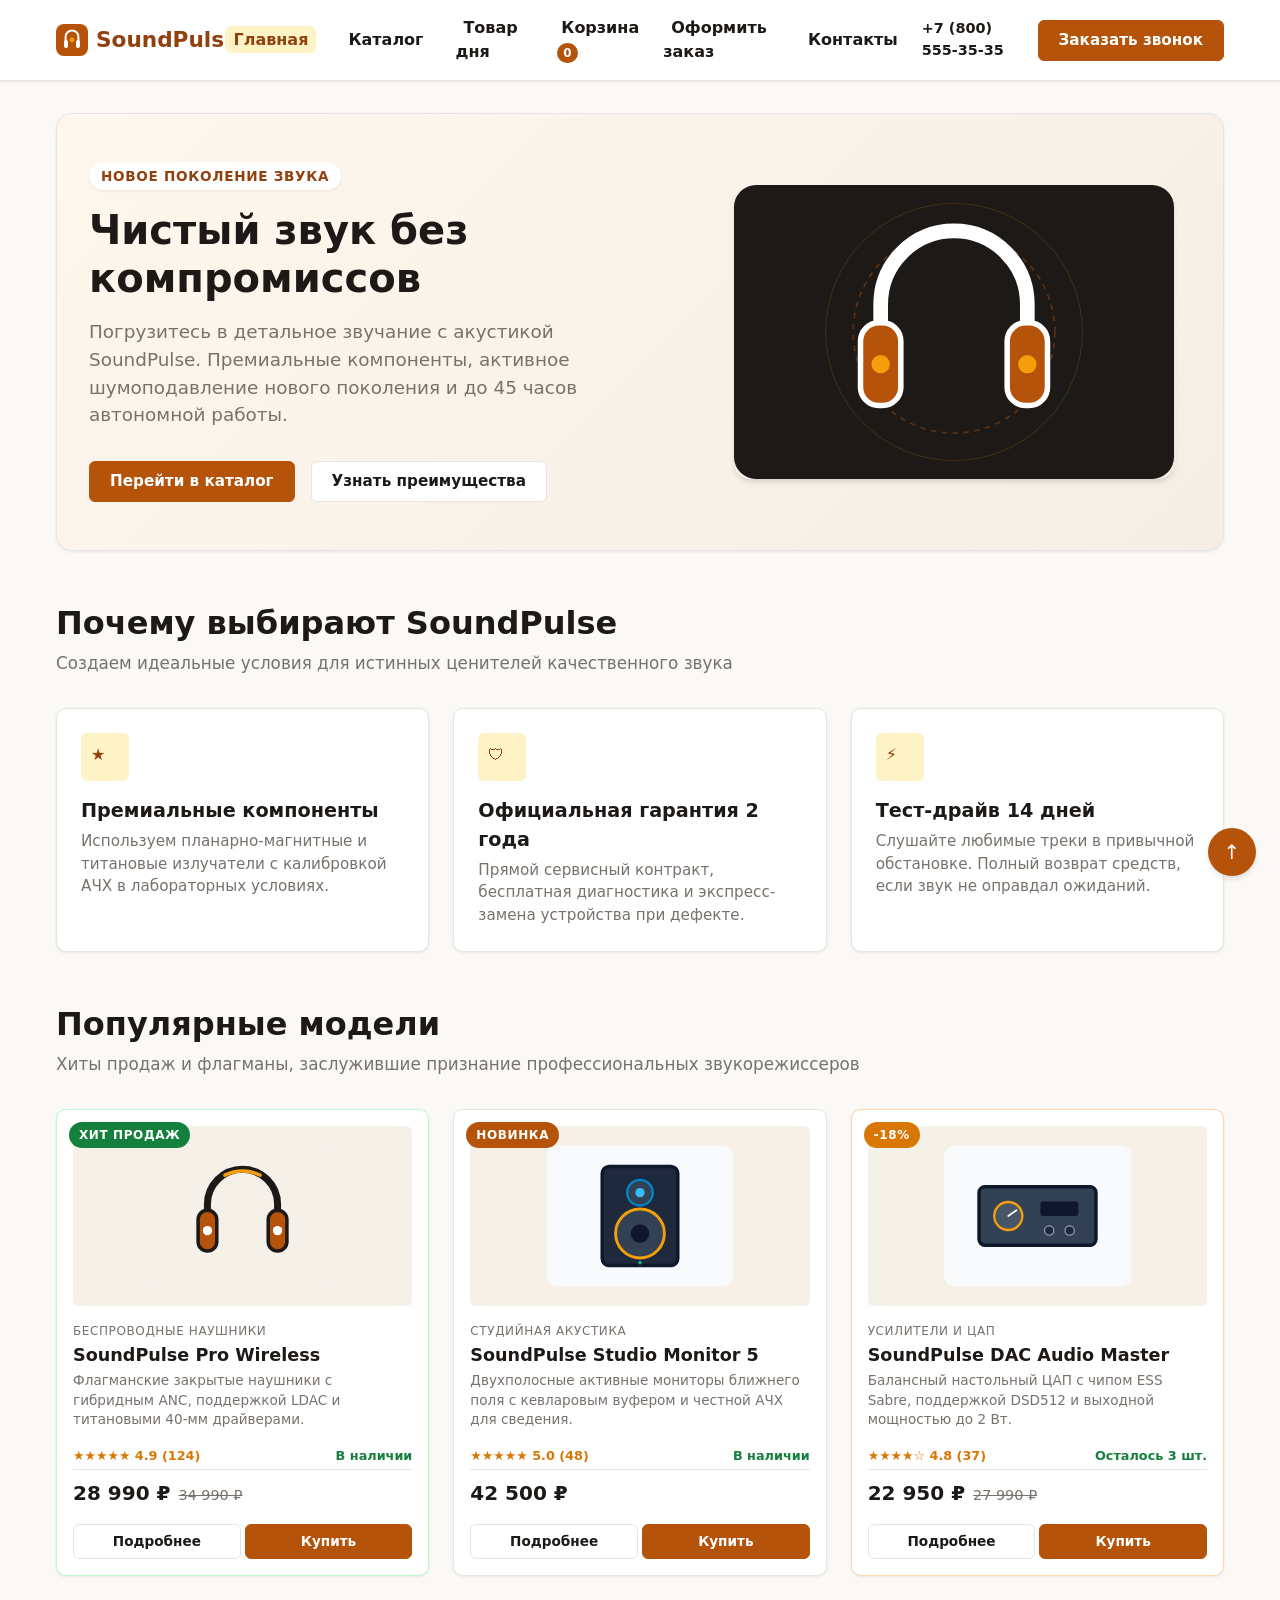
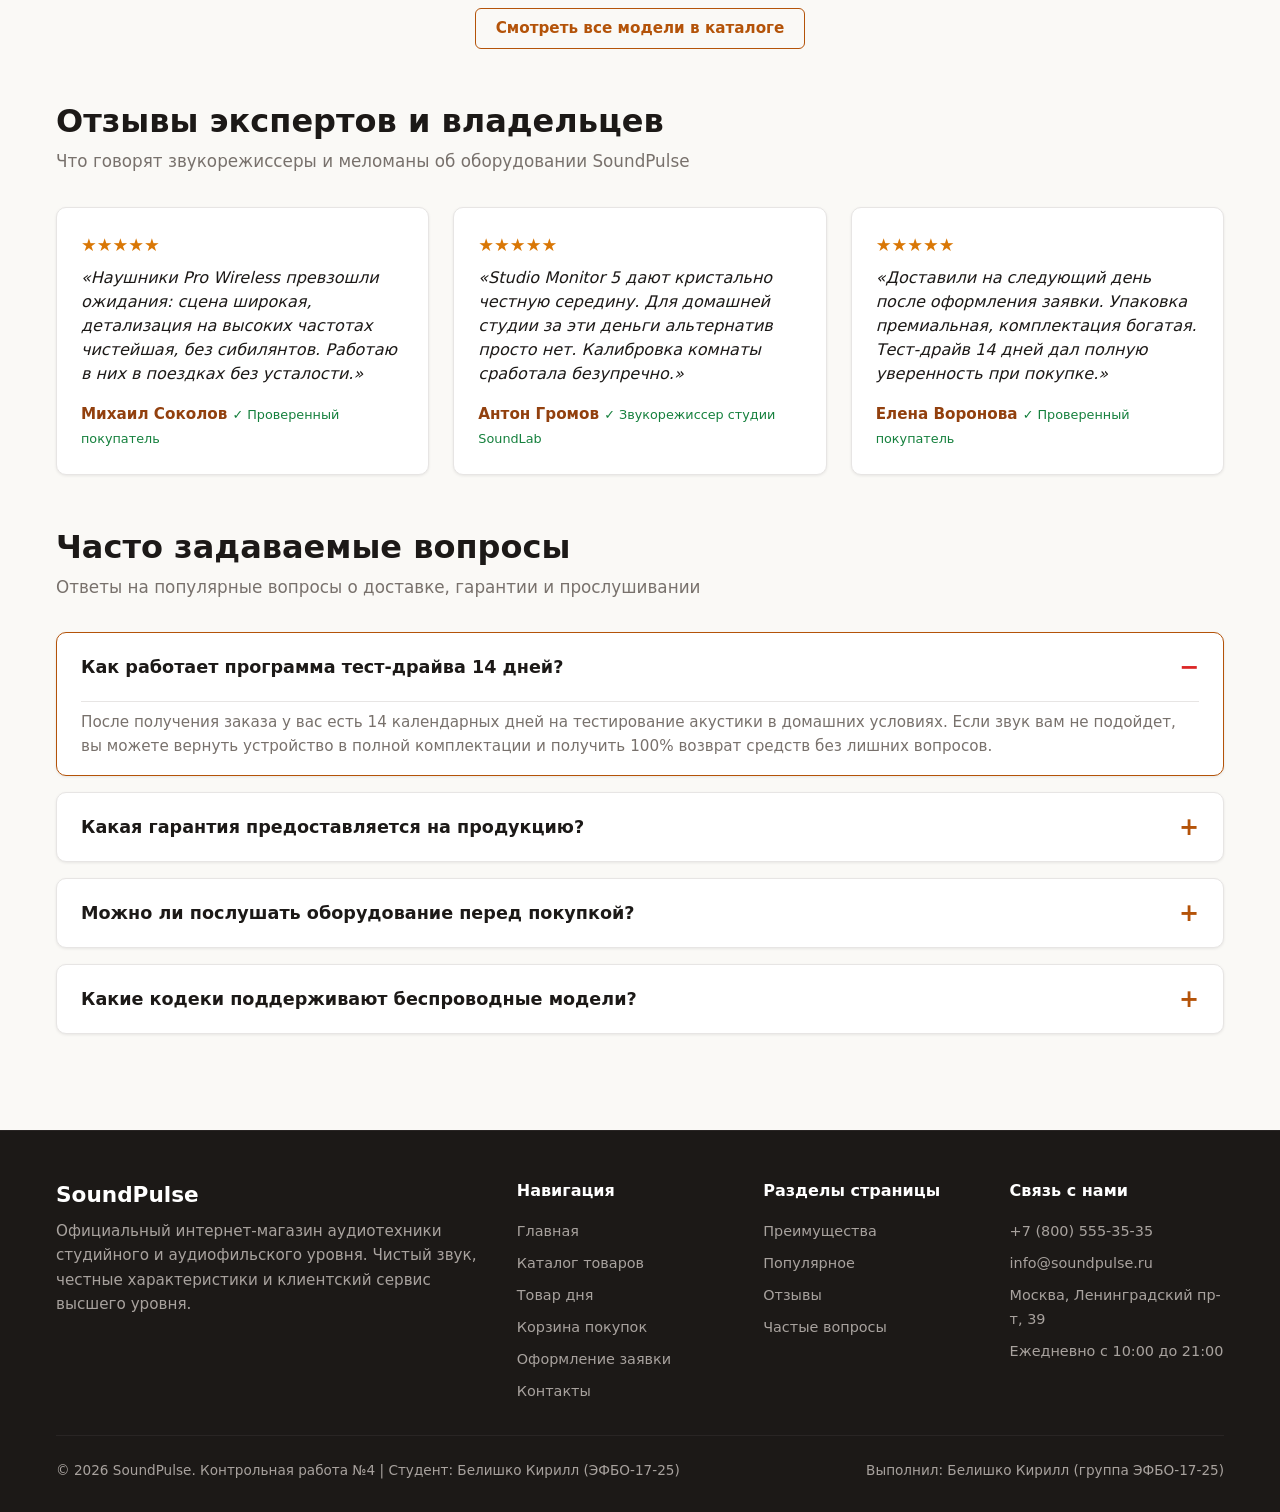
<file: index.html>
<!DOCTYPE html>
<html lang="ru">
<head>
  <meta charset="UTF-8">
  <meta name="viewport" content="width=device-width, initial-scale=1.0">
  <title>SoundPulse — Магазин аудиофильской техники и акустики</title>
  <meta name="description" content="Интернет-магазин премиальной аудиотехники SoundPulse: беспроводные наушники, студийные мониторы, усилители ЦАП с официальной гарантией.">
  <link rel="stylesheet" href="css/style.css">
  <link rel="stylesheet" href="css/responsive.css">
</head>
<body>
  <!-- Ссылка быстрого перехода к содержимому для скринридеров и клавиатурной навигации -->
  <a href="#main-content" class="skip-link">Перейти к основному содержимому</a>

  <!-- Сквозная шапка сайта с навигацией -->
  <header class="site-header">
    <div class="container site-header__inner">
      <a href="index.html" class="site-header__logo" aria-label="На главную SoundPulse">
        <img src="images/logo.svg" alt="Логотип SoundPulse" width="36" height="36" class="site-header__logo-icon">
        <span>SoundPulse</span>
      </a>

      
      <!-- Кнопка мобильного гамбургер-меню -->
      <button class="nav-toggle" type="button" aria-expanded="false" aria-controls="primary-nav" aria-label="Открыть меню навигации">
        <span class="nav-toggle__bar" aria-hidden="true"></span>
        <span class="nav-toggle__bar" aria-hidden="true"></span>
        <span class="nav-toggle__bar" aria-hidden="true"></span>
      </button>

      <nav id="primary-nav" class="site-nav" aria-label="Основная навигация">
        <ul class="site-nav__list">
          <li class="site-nav__item">
            <a href="index.html" class="site-nav__link site-nav__link--active" aria-current="page">Главная</a>
          </li>
          <li class="site-nav__item">
            <a href="catalog.html" class="site-nav__link">Каталог</a>
          </li>
          <li class="site-nav__item">
            <a href="product.html" class="site-nav__link">Товар дня</a>
          </li>
          <li class="site-nav__item">
            <a href="cart.html" class="site-nav__link">
              Корзина <span class="nav-cart-badge js-cart-count">0</span>
            </a>
          </li>
          <li class="site-nav__item">
            <a href="order.html" class="site-nav__link">Оформить заказ</a>
          </li>
          <li class="site-nav__item">
            <a href="contacts.html" class="site-nav__link">Контакты</a>
          </li>
        </ul>
      </nav>

      <div class="site-header__contacts">
        <a href="tel:+78005553535" class="site-header__phone">+7 (800) 555-35-35</a>
        <button type="button" class="button button--primary js-open-modal">Заказать звонок</button>
      </div>
    </div>
  </header>

  <!-- Единственный тег main на странице -->
  <main id="main-content" class="main-content" tabindex="-1">
    <div class="container">

      <!-- Главный промо-баннер с быстрым переходом -->
      <section class="hero" aria-labelledby="hero-title">
        <div class="hero__content">
          <span class="hero__badge">Новое поколение звука</span>
          <h1 id="hero-title" class="hero__title">Чистый звук без компромиссов</h1>
          <p class="hero__description">
            Погрузитесь в детальное звучание с акустикой SoundPulse. Премиальные компоненты, активное шумоподавление нового поколения и до 45 часов автономной работы.
          </p>
          <div class="hero__actions">
            <a href="catalog.html" class="button button--primary">Перейти в каталог</a>
            <a href="#advantages" class="button button--secondary">Узнать преимущества</a>
          </div>
        </div>
        <div class="hero__media">
          <picture class="hero__picture">
            <source media="(min-width: 768px)" srcset="images/hero-sound.svg">
            <img src="images/hero-sound.svg" alt="Премиальные наушники SoundPulse" class="hero__image" width="480" height="320" loading="eager">
          </picture>
        </div>
      </section>

      <!-- Преимущества магазина и якорный переход -->
      <section id="advantages" class="content-section" aria-labelledby="advantages-title">
        <h2 id="advantages-title" class="section-title">Почему выбирают SoundPulse</h2>
        <p class="section-subtitle">Создаем идеальные условия для истинных ценителей качественного звука</p>

        <div class="advantages-grid">
          <div class="advantage-card">
            <div class="advantage-card__icon" aria-hidden="true">★</div>
            <h3 class="advantage-card__title">Премиальные компоненты</h3>
            <p class="advantage-card__text">
              Используем планарно-магнитные и титановые излучатели с калибровкой АЧХ в лабораторных условиях.
            </p>
          </div>

          <div class="advantage-card">
            <div class="advantage-card__icon" aria-hidden="true">🛡</div>
            <h3 class="advantage-card__title">Официальная гарантия 2 года</h3>
            <p class="advantage-card__text">
              Прямой сервисный контракт, бесплатная диагностика и экспресс-замена устройства при дефекте.
            </p>
          </div>

          <div class="advantage-card">
            <div class="advantage-card__icon" aria-hidden="true">⚡</div>
            <h3 class="advantage-card__title">Тест-драйв 14 дней</h3>
            <p class="advantage-card__text">
              Слушайте любимые треки в привычной обстановке. Полный возврат средств, если звук не оправдал ожиданий.
            </p>
          </div>
        </div>
      </section>

      <!-- Популярные товары каталога -->
      <section id="popular" class="content-section" aria-labelledby="popular-title">
        <h2 id="popular-title" class="section-title">Популярные модели</h2>
        <p class="section-subtitle">Хиты продаж и флагманы, заслужившие признание профессиональных звукорежиссеров</p>

        <div class="cards-grid">
          <!-- Карточка 1: Флагманские наушники (Хит продаж) -->
          <article class="product-card product-card--hit">
            <span class="product-card__badge product-card__badge--hit">Хит продаж</span>
            <div class="product-card__image-wrap">
              <img src="images/headphones-pro.svg" alt="Беспроводные наушники SoundPulse Pro Wireless" class="product-card__image" width="320" height="240" loading="lazy">
            </div>
            <div class="product-card__body">
              <span class="product-card__category">Беспроводные наушники</span>
              <h3 class="product-card__title">SoundPulse Pro Wireless</h3>
              <p class="product-card__description">
                Флагманские закрытые наушники с гибридным ANC, поддержкой LDAC и титановыми 40-мм драйверами.
              </p>
              <div class="product-card__meta">
                <span class="product-card__rating">★★★★★ 4.9 (124)</span>
                <span class="product-card__stock">В наличии</span>
              </div>
              <div class="product-card__pricing">
                <span class="product-card__price">28 990 ₽</span>
                <span class="product-card__price-old">34 990 ₽</span>
              </div>
              <div class="product-card__actions">
                <a href="product.html" class="button button--secondary product-card__button">Подробнее</a>
                <a href="order.html?product=SoundPulse-Pro-Wireless" class="button button--primary product-card__button">Купить</a>
              </div>
            </div>
          </article>

          <!-- Карточка 2: Студийные мониторы (Новинка) -->
          <article class="product-card">
            <span class="product-card__badge product-card__badge--new">Новинка</span>
            <div class="product-card__image-wrap">
              <img src="images/studio-monitors.svg" alt="Студийные мониторы SoundPulse Studio Monitor 5" class="product-card__image" width="320" height="240" loading="lazy">
            </div>
            <div class="product-card__body">
              <span class="product-card__category">Студийная акустика</span>
              <h3 class="product-card__title">SoundPulse Studio Monitor 5</h3>
              <p class="product-card__description">
                Двухполосные активные мониторы ближнего поля с кевларовым вуфером и честной АЧХ для сведения.
              </p>
              <div class="product-card__meta">
                <span class="product-card__rating">★★★★★ 5.0 (48)</span>
                <span class="product-card__stock">В наличии</span>
              </div>
              <div class="product-card__pricing">
                <span class="product-card__price">42 500 ₽</span>
              </div>
              <div class="product-card__actions">
                <a href="product.html" class="button button--secondary product-card__button">Подробнее</a>
                <a href="order.html?product=SoundPulse-Studio-5" class="button button--primary product-card__button">Купить</a>
              </div>
            </div>
          </article>

          <!-- Карточка 3: Усилитель ЦАП (Скидка) -->
          <article class="product-card product-card--discount">
            <span class="product-card__badge product-card__badge--discount">-18%</span>
            <div class="product-card__image-wrap">
              <img src="images/dac-amp.svg" alt="ЦАП и усилитель SoundPulse DAC Audio Master" class="product-card__image" width="320" height="240" loading="lazy">
            </div>
            <div class="product-card__body">
              <span class="product-card__category">Усилители и ЦАП</span>
              <h3 class="product-card__title">SoundPulse DAC Audio Master</h3>
              <p class="product-card__description">
                Балансный настольный ЦАП с чипом ESS Sabre, поддержкой DSD512 и выходной мощностью до 2 Вт.
              </p>
              <div class="product-card__meta">
                <span class="product-card__rating">★★★★☆ 4.8 (37)</span>
                <span class="product-card__stock">Осталось 3 шт.</span>
              </div>
              <div class="product-card__pricing">
                <span class="product-card__price">22 950 ₽</span>
                <span class="product-card__price-old">27 990 ₽</span>
              </div>
              <div class="product-card__actions">
                <a href="product.html" class="button button--secondary product-card__button">Подробнее</a>
                <a href="order.html?product=SoundPulse-DAC-Master" class="button button--primary product-card__button">Купить</a>
              </div>
            </div>
          </article>
        </div>

        <div class="catalog-more">
          <a href="catalog.html" class="button button--outline">Смотреть все модели в каталоге</a>
        </div>
      </section>

      <!-- Отзывы покупателей с цитатами и рейтингом -->
      <section id="reviews" class="content-section" aria-labelledby="reviews-title">
        <h2 id="reviews-title" class="section-title">Отзывы экспертов и владельцев</h2>
        <p class="section-subtitle">Что говорят звукорежиссеры и меломаны об оборудовании SoundPulse</p>

        <div class="reviews-grid">
          <article class="review-card">
            <div class="review-card__stars" aria-label="Оценка 5 из 5">★★★★★</div>
            <p class="review-card__text">
              «Наушники Pro Wireless превзошли ожидания: сцена широкая, детализация на высоких частотах чистейшая, без сибилянтов. Работаю в них в поездках без усталости.»
            </p>
            <div class="review-card__footer">
              <span class="review-card__author">Михаил Соколов</span>
              <span class="review-card__verified">✓ Проверенный покупатель</span>
            </div>
          </article>

          <article class="review-card">
            <div class="review-card__stars" aria-label="Оценка 5 из 5">★★★★★</div>
            <p class="review-card__text">
              «Studio Monitor 5 дают кристально честную середину. Для домашней студии за эти деньги альтернатив просто нет. Калибровка комнаты сработала безупречно.»
            </p>
            <div class="review-card__footer">
              <span class="review-card__author">Антон Громов</span>
              <span class="review-card__verified">✓ Звукорежиссер студии SoundLab</span>
            </div>
          </article>

          <article class="review-card">
            <div class="review-card__stars" aria-label="Оценка 5 из 5">★★★★★</div>
            <p class="review-card__text">
              «Доставили на следующий день после оформления заявки. Упаковка премиальная, комплектация богатая. Тест-драйв 14 дней дал полную уверенность при покупке.»
            </p>
            <div class="review-card__footer">
              <span class="review-card__author">Елена Воронова</span>
              <span class="review-card__verified">✓ Проверенный покупатель</span>
            </div>
          </article>
        </div>
      </section>

      <!-- Аккордеон часто задаваемых вопросов на тегах details и summary -->
      <section id="faq" class="content-section" aria-labelledby="faq-title">
        <h2 id="faq-title" class="section-title">Часто задаваемые вопросы</h2>
        <p class="section-subtitle">Ответы на популярные вопросы о доставке, гарантии и прослушивании</p>

        <div class="faq-list">
          <details class="faq-item" open>
            <summary class="faq-item__question">Как работает программа тест-драйва 14 дней?</summary>
            <p class="faq-item__answer">
              После получения заказа у вас есть 14 календарных дней на тестирование акустики в домашних условиях. Если звук вам не подойдет, вы можете вернуть устройство в полной комплектации и получить 100% возврат средств без лишних вопросов.
            </p>
          </details>

          <details class="faq-item">
            <summary class="faq-item__question">Какая гарантия предоставляется на продукцию?</summary>
            <p class="faq-item__answer">
              На всю технику SoundPulse действует официальная гарантия 2 года с даты покупки. При наступлении гарантийного случая мы организуем бесплатный забор курьером и ремонт в авторизованном сервисном центре.
            </p>
          </details>

          <details class="faq-item">
            <summary class="faq-item__question">Можно ли послушать оборудование перед покупкой?</summary>
            <p class="faq-item__answer">
              Да, в нашем шоуруме в Москве (Ленинградский проспект, 39) оборудована звукоизолированная комната прослушивания со всеми моделями наушников, усилителей и мониторов.
            </p>
          </details>

          <details class="faq-item">
            <summary class="faq-item__question">Какие кодеки поддерживают беспроводные модели?</summary>
            <p class="faq-item__answer">
              Флагманские модели поддерживают кодеки высокого разрешения LDAC, aptX HD, AAC и SBC, что позволяет передавать несжатый поток до 990 кбит/с при 24 бит/96 кГц.
            </p>
          </details>
        </div>
      </section>

    </div>
  </main>

  <!-- Нативное модальное окно быстрого заказа на теге dialog -->
  <dialog id="order-modal" class="modal" aria-labelledby="modal-title">
    <div class="modal__inner">
      <div class="modal__header">
        <h2 id="modal-title" class="modal__title">Быстрый заказ</h2>
        <button type="button" class="modal__close js-close-modal" aria-label="Закрыть модальное окно">&times;</button>
      </div>
      <form class="order-form" action="order.html" method="get">
        <div class="order-form__field">
          <label for="modal-name" class="order-form__label">Ваше имя <span class="order-form__required">*</span></label>
          <input type="text" id="modal-name" name="name" class="order-form__input" placeholder="Иван Петров" required>
        </div>
        <div class="order-form__field">
          <label for="modal-phone" class="order-form__label">Телефон <span class="order-form__required">*</span></label>
          <input type="tel" id="modal-phone" name="phone" class="order-form__input" placeholder="+7 (___) ___-__-__" required>
        </div>
        <div class="order-form__field">
          <label for="modal-product" class="order-form__label">Интересующая модель</label>
          <select id="modal-product" name="product" class="order-form__select">
            <option value="SoundPulse Pro Wireless">SoundPulse Pro Wireless</option>
            <option value="SoundPulse Studio 5">SoundPulse Studio Monitor 5</option>
            <option value="SoundPulse DAC Audio Master">SoundPulse DAC Audio Master</option>
          </select>
        </div>
        <div class="order-form__checkbox-field">
          <input type="checkbox" id="modal-consent" name="consent" required>
          <label for="modal-consent" class="order-form__label">Согласен на обработку персональных данных</label>
        </div>
        <div class="order-form__actions">
          <button type="button" class="button button--secondary js-close-modal">Отмена</button>
          <button type="submit" class="button button--primary">Заказать звонок</button>
        </div>
      </form>
    </div>
  </dialog>

  <!-- Фиксированная кнопка возврата к началу страницы -->
  <a href="#top" class="scroll-top-btn" aria-label="Вернуться к началу страницы">↑</a>

  <!-- Подвал сайта с дублирующей навигацией и контактами -->
  <footer id="contacts" class="site-footer">
    <div class="container">
      <div class="site-footer__inner">
        <div class="site-footer__brand">
          <h3 class="site-footer__brand-title">SoundPulse</h3>
          <p class="site-footer__description">
            Официальный интернет-магазин аудиотехники студийного и аудиофильского уровня. Чистый звук, честные характеристики и клиентский сервис высшего уровня.
          </p>
        </div>

        <div class="site-footer__col">
          <h4 class="site-footer__col-title">Навигация</h4>
          <ul class="site-footer__nav-list">
            <li><a href="index.html" class="site-footer__nav-link">Главная</a></li>
            <li><a href="catalog.html" class="site-footer__nav-link">Каталог товаров</a></li>
            <li><a href="product.html" class="site-footer__nav-link">Товар дня</a></li>
                        <li><a href="cart.html" class="site-footer__nav-link">Корзина покупок</a></li>
            <li><a href="order.html" class="site-footer__nav-link">Оформление заявки</a></li>
            <li><a href="contacts.html" class="site-footer__nav-link">Контакты</a></li>
          </ul>
        </div>

        <div class="site-footer__col">
          <h4 class="site-footer__col-title">Разделы страницы</h4>
          <ul class="site-footer__nav-list">
            <li><a href="index.html#advantages" class="site-footer__nav-link">Преимущества</a></li>
            <li><a href="index.html#popular" class="site-footer__nav-link">Популярное</a></li>
            <li><a href="index.html#reviews" class="site-footer__nav-link">Отзывы</a></li>
            <li><a href="index.html#faq" class="site-footer__nav-link">Частые вопросы</a></li>
          </ul>
        </div>

        <div class="site-footer__col">
          <h4 class="site-footer__col-title">Связь с нами</h4>
          <ul class="site-footer__nav-list">
            <li><a href="tel:+78005553535" class="site-footer__nav-link">+7 (800) 555-35-35</a></li>
            <li><a href="mailto:info@soundpulse.ru" class="site-footer__nav-link">info@soundpulse.ru</a></li>
            <li><span class="site-footer__nav-link">Москва, Ленинградский пр-т, 39</span></li>
            <li><span class="site-footer__nav-link">Ежедневно с 10:00 до 21:00</span></li>
          </ul>
        </div>
      </div>

      <div class="site-footer__bottom">
        <p>© 2026 SoundPulse. Контрольная работа №4 | Студент: Белишко Кирилл (ЭФБО-17-25)</p>
        <p>Выполнил: Белишко Кирилл (группа ЭФБО-17-25)</p>
      </div>
    </div>
  </footer>

    <script src="js/data.js"></script>
  <script src="js/cart.js"></script>
  <script src="js/modal.js"></script>
  <script src="js/main.js"></script>
</body>
</html>
</file>
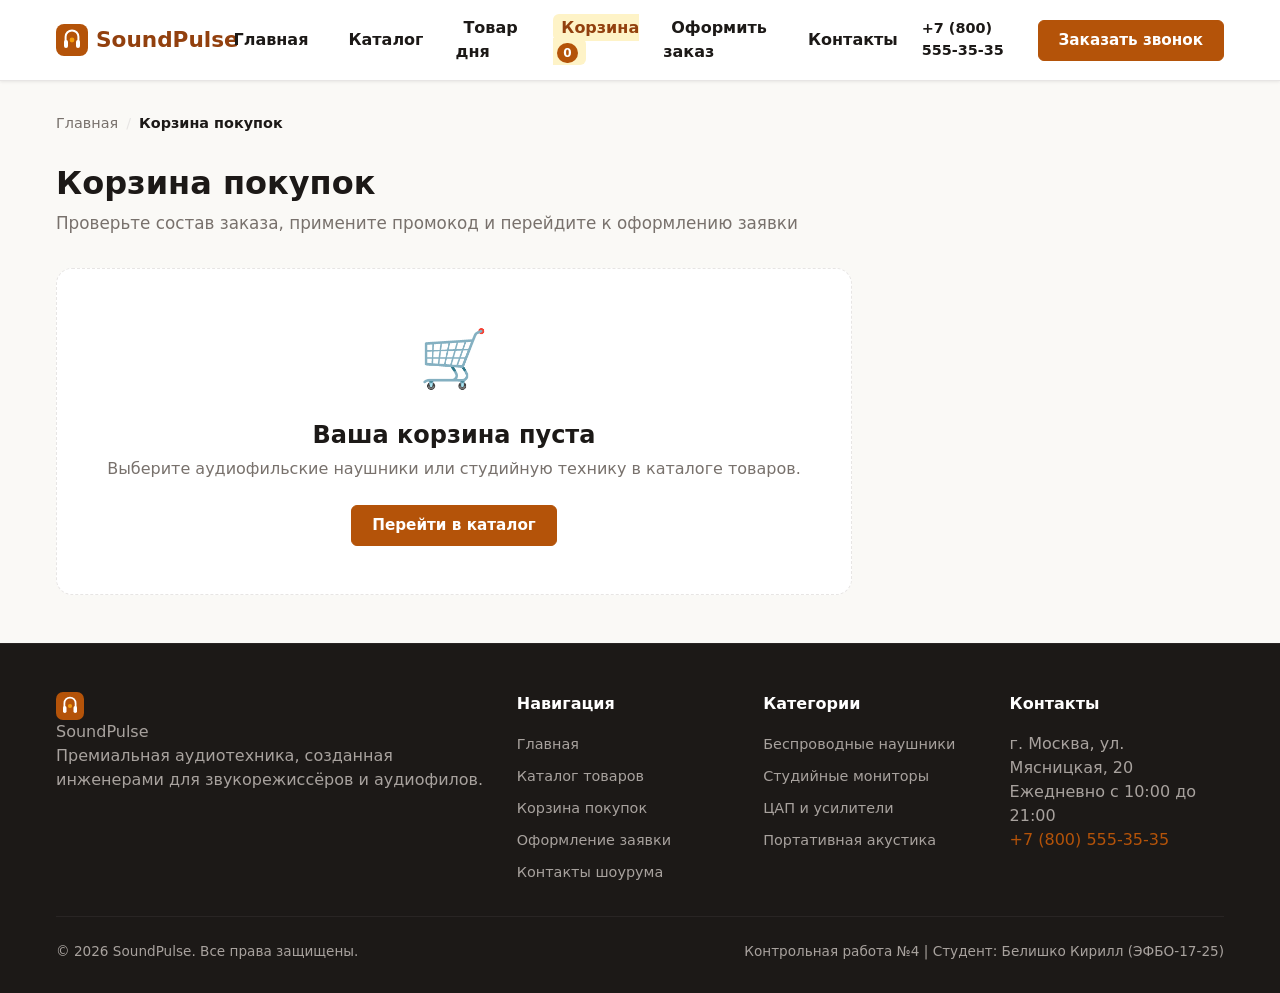
<file: cart.html>
<!DOCTYPE html>
<html lang="ru">
<head>
  <meta charset="UTF-8">
  <meta name="viewport" content="width=device-width, initial-scale=1.0">
  <title>Корзина покупок — SoundPulse</title>
  <meta name="description" content="Оформление и просмотр товаров в корзине интернет-магазина SoundPulse. Промокоды, расчет скидки и бесплатная доставка.">
  <link rel="stylesheet" href="css/style.css">
  <link rel="stylesheet" href="css/responsive.css">
</head>
<body>
  <!-- Ссылка быстрого перехода к содержимому для скринридеров и клавиатурной навигации -->
  <a href="#main-content" class="skip-link">Перейти к основному содержимому</a>

  <!-- Сквозная шапка сайта с навигацией и бейджем корзины -->
  <header class="site-header">
    <div class="container site-header__inner">
      <a href="index.html" class="site-header__logo" aria-label="На главную SoundPulse">
        <img src="images/logo.svg" alt="Логотип SoundPulse" width="36" height="36" class="site-header__logo-icon">
        <span>SoundPulse</span>
      </a>

      <!-- Кнопка мобильного гамбургер-меню -->
      <button class="nav-toggle" type="button" aria-expanded="false" aria-controls="primary-nav" aria-label="Открыть меню навигации">
        <span class="nav-toggle__bar" aria-hidden="true"></span>
        <span class="nav-toggle__bar" aria-hidden="true"></span>
        <span class="nav-toggle__bar" aria-hidden="true"></span>
      </button>

      <nav id="primary-nav" class="site-nav" aria-label="Основная навигация">
        <ul class="site-nav__list">
          <li class="site-nav__item">
            <a href="index.html" class="site-nav__link">Главная</a>
          </li>
          <li class="site-nav__item">
            <a href="catalog.html" class="site-nav__link">Каталог</a>
          </li>
          <li class="site-nav__item">
            <a href="product.html" class="site-nav__link">Товар дня</a>
          </li>
          <li class="site-nav__item">
            <a href="cart.html" class="site-nav__link site-nav__link--active" aria-current="page">
              Корзина <span class="nav-cart-badge js-cart-count">0</span>
            </a>
          </li>
          <li class="site-nav__item">
            <a href="order.html" class="site-nav__link">Оформить заказ</a>
          </li>
          <li class="site-nav__item">
            <a href="contacts.html" class="site-nav__link">Контакты</a>
          </li>
        </ul>
      </nav>

      <div class="site-header__contacts">
        <a href="tel:+78005553535" class="site-header__phone">+7 (800) 555-35-35</a>
        <button type="button" class="button button--primary js-open-modal">Заказать звонок</button>
      </div>
    </div>
  </header>

  <!-- Основной контент страницы корзины -->
  <main id="main-content" class="main-content" tabindex="-1">
    <div class="container">

      <!-- Навигационная цепочка хлебных крошек -->
      <nav class="breadcrumbs" aria-label="Хлебные крошки">
        <ol class="breadcrumbs__list">
          <li class="breadcrumbs__item">
            <a href="index.html" class="breadcrumbs__link">Главная</a>
          </li>
          <li class="breadcrumbs__item breadcrumbs__item--current" aria-current="page">
            Корзина покупок
          </li>
        </ol>
      </nav>

      <header class="content-header">
        <h1 class="section-title">Корзина покупок</h1>
        <p class="section-subtitle">Проверьте состав заказа, примените промокод и перейдите к оформлению заявки</p>
      </header>

      <!-- Двухколоночный макет корзины: список товаров и карточка расчета -->
      <div class="cart-layout">
        <!-- Контейнер для динамического вывода строк товаров через JS -->
        <div id="cart-items-container" class="cart-layout__items"></div>

        <!-- Контейнер для расчета итоговой суммы и промокода -->
        <aside id="cart-summary-container" class="cart-layout__summary"></aside>
      </div>

    </div>
  </main>

  <!-- Сквозной подвал сайта -->
  <footer class="site-footer">
    <div class="container">
      <div class="site-footer__inner">
        <div class="site-footer__col">
          <div class="site-footer__logo">
            <img src="images/logo.svg" alt="SoundPulse" width="28" height="28">
            <span class="site-footer__logo-text">SoundPulse</span>
          </div>
          <p class="site-footer__text">
            Премиальная аудиотехника, созданная инженерами для звукорежиссёров и аудиофилов.
          </p>
        </div>

        <div class="site-footer__col">
          <h4 class="site-footer__col-title">Навигация</h4>
          <ul class="site-footer__nav-list">
            <li><a href="index.html" class="site-footer__nav-link">Главная</a></li>
            <li><a href="catalog.html" class="site-footer__nav-link">Каталог товаров</a></li>
            <li><a href="cart.html" class="site-footer__nav-link">Корзина покупок</a></li>
            <li><a href="order.html" class="site-footer__nav-link">Оформление заявки</a></li>
            <li><a href="contacts.html" class="site-footer__nav-link">Контакты шоурума</a></li>
          </ul>
        </div>

        <div class="site-footer__col">
          <h4 class="site-footer__col-title">Категории</h4>
          <ul class="site-footer__nav-list">
            <li><a href="catalog.html" class="site-footer__nav-link">Беспроводные наушники</a></li>
            <li><a href="catalog.html" class="site-footer__nav-link">Студийные мониторы</a></li>
            <li><a href="catalog.html" class="site-footer__nav-link">ЦАП и усилители</a></li>
            <li><a href="catalog.html" class="site-footer__nav-link">Портативная акустика</a></li>
          </ul>
        </div>

        <div class="site-footer__col">
          <h4 class="site-footer__col-title">Контакты</h4>
          <p class="site-footer__address">
            г. Москва, ул. Мясницкая, 20<br>
            Ежедневно с 10:00 до 21:00<br>
            <a href="tel:+78005553535" class="site-footer__phone-link">+7 (800) 555-35-35</a>
          </p>
        </div>
      </div>

      <div class="site-footer__bottom">
        <p>© 2026 SoundPulse. Все права защищены.</p>
        <p>Контрольная работа №4 | Студент: Белишко Кирилл (ЭФБО-17-25)</p>
      </div>
    </div>
  </footer>

  <!-- Модальное окно быстрого звонка -->
  <dialog id="order-modal" class="modal">
    <div class="modal__content">
      <button type="button" class="modal__close js-close-modal" aria-label="Закрыть окно">✕</button>
      <h2 class="modal__title">Консультация аудиоинженера</h2>
      <p class="modal__desc">Оставьте ваш номер телефона, и мы перезвоним в течение 10 минут.</p>
      <form class="modal__form" action="#" method="post">
        <div class="form-group">
          <label for="modal-phone" class="form-label">Ваш телефон</label>
          <input type="tel" id="modal-phone" name="phone" class="order-form__input" placeholder="+7 (999) 000-00-00" required>
        </div>
        <button type="submit" class="button button--primary button--full">Позвоните мне</button>
      </form>
    </div>
  </dialog>

  <!-- Подключение скриптов интерактивности КР №4 -->
  <script src="js/data.js"></script>
  <script src="js/cart.js"></script>
  <script src="js/modal.js"></script>
  <script src="js/main.js"></script>
</body>
</html>
</file>
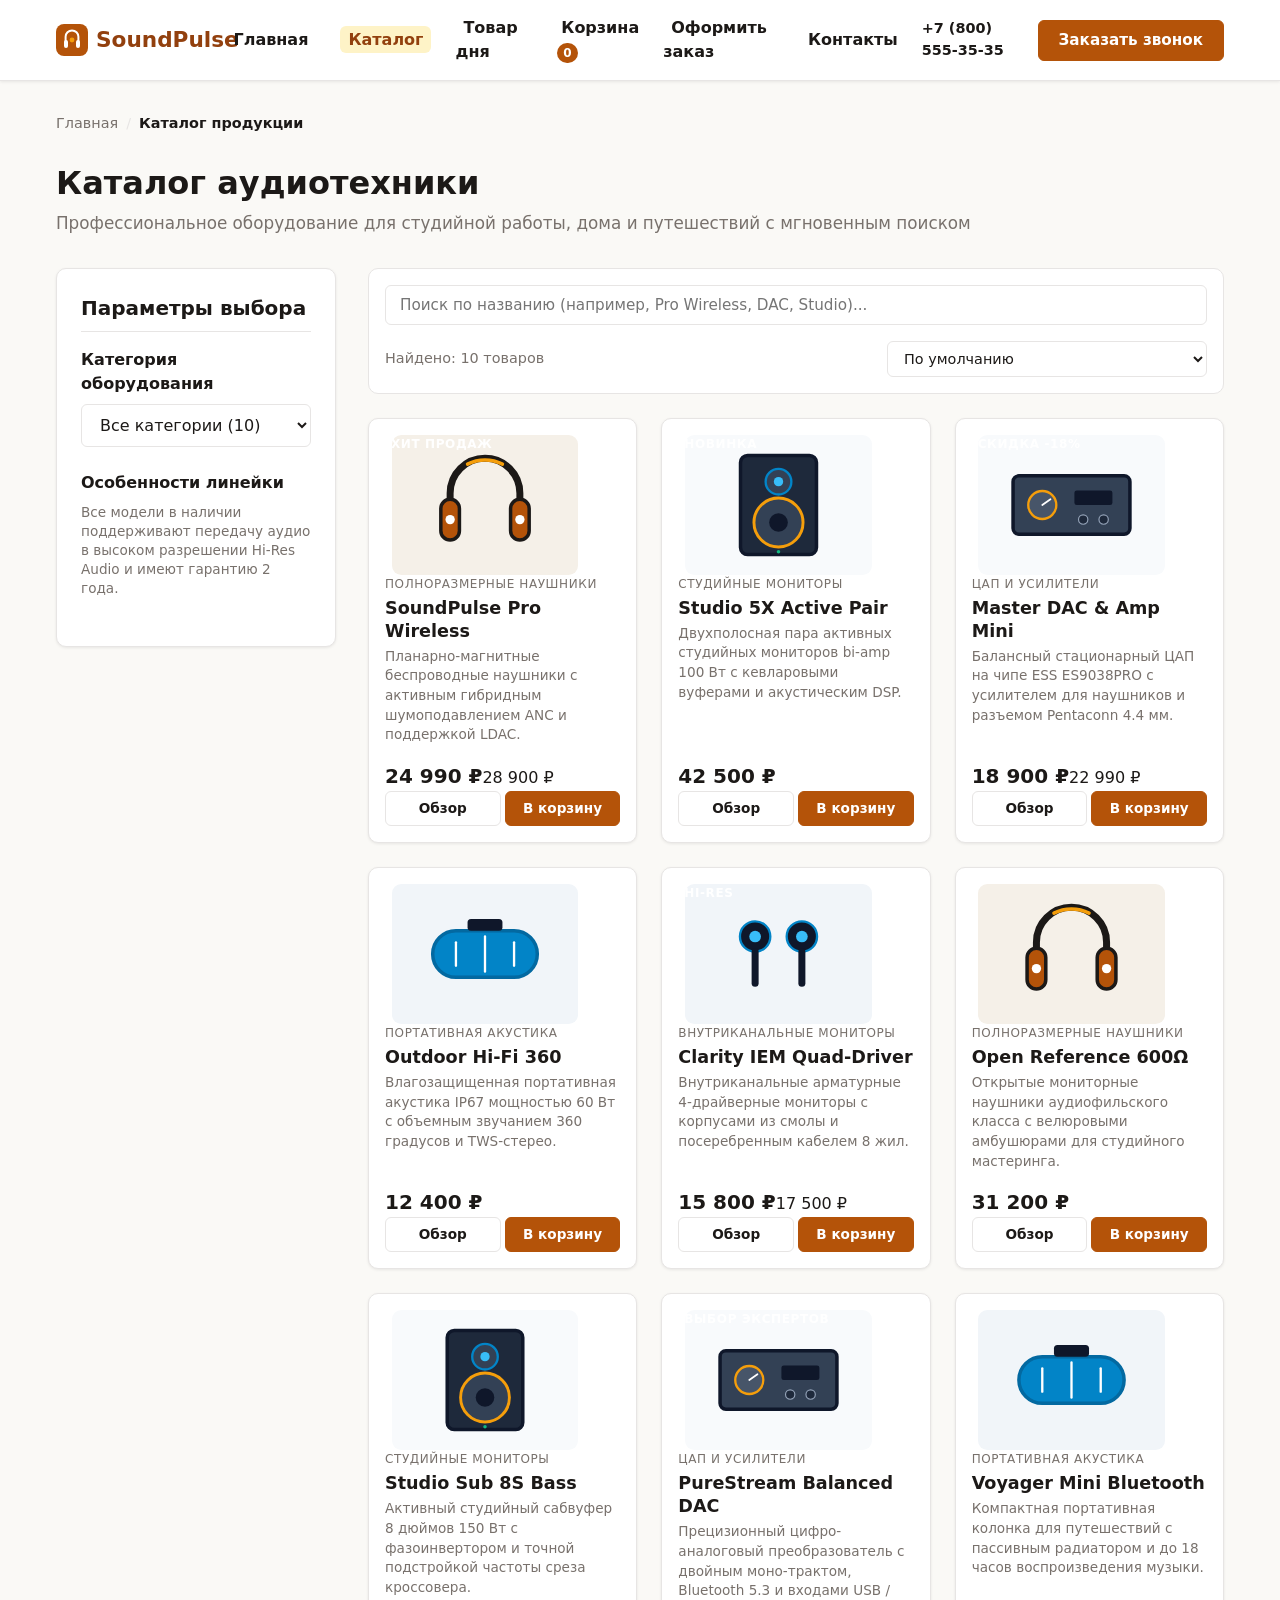
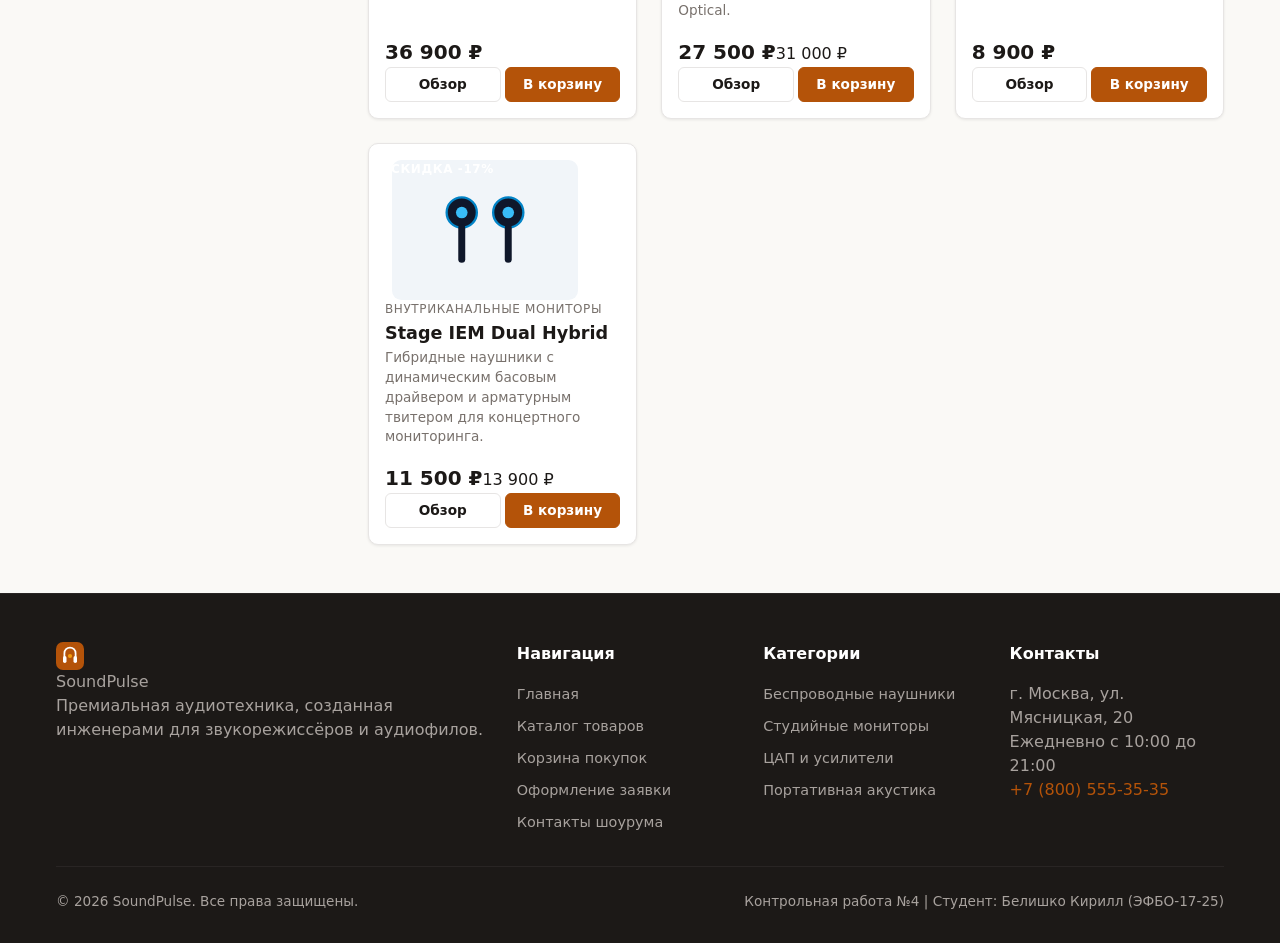
<file: catalog.html>
<!DOCTYPE html>
<html lang="ru">
<head>
  <meta charset="UTF-8">
  <meta name="viewport" content="width=device-width, initial-scale=1.0">
  <title>Каталог аудиотехники — SoundPulse</title>
  <meta name="description" content="Каталог профессиональной аудиотехники SoundPulse с живым поиском, фильтрацией по категориям и интерактивной сортировкой.">
  <link rel="stylesheet" href="css/style.css">
  <link rel="stylesheet" href="css/responsive.css">
</head>
<body>
  <!-- Ссылка быстрого перехода к содержимому для скринридеров и клавиатурной навигации -->
  <a href="#main-content" class="skip-link">Перейти к основному содержимому</a>

  <!-- Сквозная шапка сайта с навигацией и бейджем корзины -->
  <header class="site-header">
    <div class="container site-header__inner">
      <a href="index.html" class="site-header__logo" aria-label="На главную SoundPulse">
        <img src="images/logo.svg" alt="Логотип SoundPulse" width="36" height="36" class="site-header__logo-icon">
        <span>SoundPulse</span>
      </a>

      <!-- Кнопка мобильного гамбургер-меню -->
      <button class="nav-toggle" type="button" aria-expanded="false" aria-controls="primary-nav" aria-label="Открыть меню навигации">
        <span class="nav-toggle__bar" aria-hidden="true"></span>
        <span class="nav-toggle__bar" aria-hidden="true"></span>
        <span class="nav-toggle__bar" aria-hidden="true"></span>
      </button>

      <nav id="primary-nav" class="site-nav" aria-label="Основная навигация">
        <ul class="site-nav__list">
          <li class="site-nav__item">
            <a href="index.html" class="site-nav__link">Главная</a>
          </li>
          <li class="site-nav__item">
            <a href="catalog.html" class="site-nav__link site-nav__link--active" aria-current="page">Каталог</a>
          </li>
          <li class="site-nav__item">
            <a href="product.html" class="site-nav__link">Товар дня</a>
          </li>
          <li class="site-nav__item">
            <a href="cart.html" class="site-nav__link">
              Корзина <span class="nav-cart-badge js-cart-count">0</span>
            </a>
          </li>
          <li class="site-nav__item">
            <a href="order.html" class="site-nav__link">Оформить заказ</a>
          </li>
          <li class="site-nav__item">
            <a href="contacts.html" class="site-nav__link">Контакты</a>
          </li>
        </ul>
      </nav>

      <div class="site-header__contacts">
        <a href="tel:+78005553535" class="site-header__phone">+7 (800) 555-35-35</a>
        <button type="button" class="button button--primary js-open-modal">Заказать звонок</button>
      </div>
    </div>
  </header>

  <!-- Единственный тег main на странице -->
  <main id="main-content" class="main-content" tabindex="-1">
    <div class="container">

      <!-- Навигационная цепочка хлебных крошек -->
      <nav class="breadcrumbs" aria-label="Хлебные крошки">
        <ol class="breadcrumbs__list">
          <li class="breadcrumbs__item">
            <a href="index.html" class="breadcrumbs__link">Главная</a>
          </li>
          <li class="breadcrumbs__item breadcrumbs__item--current" aria-current="page">
            Каталог продукции
          </li>
        </ol>
      </nav>

      <header class="content-header">
        <h1 class="section-title">Каталог аудиотехники</h1>
        <p class="section-subtitle">Профессиональное оборудование для студийной работы, дома и путешествий с мгновенным поиском</p>
      </header>

      <!-- Двухколоночная сетка: фильтры и каталог -->
      <div class="catalog-layout">

        <!-- Боковая панель фильтрации со sticky-позиционированием -->
        <aside class="catalog-filter" aria-label="Фильтры каталога">
          <h2 class="catalog-filter__title">Параметры выбора</h2>

          <div class="catalog-filter__group">
            <label for="catalog-category-select" class="catalog-filter__group-title">Категория оборудования</label>
            <select id="catalog-category-select" class="order-form__select" style="width: 100%; margin-top: 8px;">
              <option value="all" selected>Все категории (10)</option>
              <option value="headphones">Полноразмерные наушники</option>
              <option value="monitors">Студийные мониторы</option>
              <option value="dacs">ЦАП и усилители</option>
              <option value="speakers">Портативная акустика</option>
              <option value="earbuds">Внутриканальные мониторы</option>
            </select>
          </div>

          <div class="catalog-filter__group" style="margin-top: var(--space-lg);">
            <div class="catalog-filter__group-title">Особенности линейки</div>
            <p class="catalog-filter__hint" style="font-size: 0.85rem; color: var(--color-text-muted); line-height: 1.4; margin-top: 6px;">
              Все модели в наличии поддерживают передачу аудио в высоком разрешении Hi-Res Audio и имеют гарантию 2 года.
            </p>
          </div>
        </aside>

        <!-- Секция с элементами управления и динамической сеткой товаров -->
        <section class="catalog-content" aria-labelledby="catalog-items-title">
          <h2 id="catalog-items-title" class="visually-hidden">Список товаров каталога</h2>

          <!-- Интерактивная панель поиска и сортировки -->
          <div class="catalog-toolbar">
            <div class="catalog-search-wrapper">
              <input
                type="search"
                id="catalog-search-input"
                class="catalog-search-input"
                placeholder="Поиск по названию (например, Pro Wireless, DAC, Studio)..."
                aria-label="Поиск товаров по названию"
                autocomplete="off"
              >
            </div>

            <div class="catalog-toolbar__actions">
              <div id="catalog-count" class="catalog-count" aria-live="polite">Загрузка каталога...</div>

              <div class="catalog-sort-box">
                <label for="catalog-sort-select" class="visually-hidden">Сортировка товаров</label>
                <select id="catalog-sort-select" class="catalog-sort-select" aria-label="Сортировка списка товаров">
                  <option value="default" selected>По умолчанию</option>
                  <option value="price-asc">Сначала дешевле (по возрастанию)</option>
                  <option value="price-desc">Сначала дороже (по убыванию)</option>
                  <option value="name-asc">По названию (А–Я)</option>
                  <option value="rating-desc">По рейтингу (высокий рейтинг)</option>
                </select>
              </div>
            </div>
          </div>

          <!-- Контейнер для генерации карточек через JavaScript (DOM API) -->
          <div id="catalog-products-grid" class="catalog-grid" aria-live="polite">
            <!-- Карточки товаров генерируются динамически через js/catalog.js -->
          </div>
        </section>
      </div>

    </div>
  </main>

  <!-- Сквозной подвал сайта -->
  <footer class="site-footer">
    <div class="container">
      <div class="site-footer__inner">
        <div class="site-footer__col">
          <div class="site-footer__logo">
            <img src="images/logo.svg" alt="SoundPulse" width="28" height="28">
            <span class="site-footer__logo-text">SoundPulse</span>
          </div>
          <p class="site-footer__text">
            Премиальная аудиотехника, созданная инженерами для звукорежиссёров и аудиофилов.
          </p>
        </div>

        <div class="site-footer__col">
          <h4 class="site-footer__col-title">Навигация</h4>
          <ul class="site-footer__nav-list">
            <li><a href="index.html" class="site-footer__nav-link">Главная</a></li>
            <li><a href="catalog.html" class="site-footer__nav-link">Каталог товаров</a></li>
            <li><a href="cart.html" class="site-footer__nav-link">Корзина покупок</a></li>
            <li><a href="order.html" class="site-footer__nav-link">Оформление заявки</a></li>
            <li><a href="contacts.html" class="site-footer__nav-link">Контакты шоурума</a></li>
          </ul>
        </div>

        <div class="site-footer__col">
          <h4 class="site-footer__col-title">Категории</h4>
          <ul class="site-footer__nav-list">
            <li><a href="catalog.html" class="site-footer__nav-link">Беспроводные наушники</a></li>
            <li><a href="catalog.html" class="site-footer__nav-link">Студийные мониторы</a></li>
            <li><a href="catalog.html" class="site-footer__nav-link">ЦАП и усилители</a></li>
            <li><a href="catalog.html" class="site-footer__nav-link">Портативная акустика</a></li>
          </ul>
        </div>

        <div class="site-footer__col">
          <h4 class="site-footer__col-title">Контакты</h4>
          <p class="site-footer__address">
            г. Москва, ул. Мясницкая, 20<br>
            Ежедневно с 10:00 до 21:00<br>
            <a href="tel:+78005553535" class="site-footer__phone-link">+7 (800) 555-35-35</a>
          </p>
        </div>
      </div>

      <div class="site-footer__bottom">
        <p>© 2026 SoundPulse. Все права защищены.</p>
        <p>Контрольная работа №4 | Студент: Белишко Кирилл (ЭФБО-17-25)</p>
      </div>
    </div>
  </footer>

  <!-- Модальное окно быстрого звонка -->
  <dialog id="order-modal" class="modal">
    <div class="modal__content">
      <button type="button" class="modal__close js-close-modal" aria-label="Закрыть окно">✕</button>
      <h2 class="modal__title">Консультация аудиоинженера</h2>
      <p class="modal__desc">Оставьте ваш номер телефона, и мы перезвоним в течение 10 минут.</p>
      <form class="modal__form" action="#" method="post">
        <div class="form-group">
          <label for="modal-phone" class="form-label">Ваш телефон</label>
          <input type="tel" id="modal-phone" name="phone" class="order-form__input" placeholder="+7 (999) 000-00-00" required>
        </div>
        <button type="submit" class="button button--primary button--full">Позвоните мне</button>
      </form>
    </div>
  </dialog>

  <!-- Подключение скриптов КР №4 -->
  <script src="js/data.js"></script>
  <script src="js/cart.js"></script>
  <script src="js/catalog.js"></script>
  <script src="js/modal.js"></script>
  <script src="js/main.js"></script>
</body>
</html>
</file>
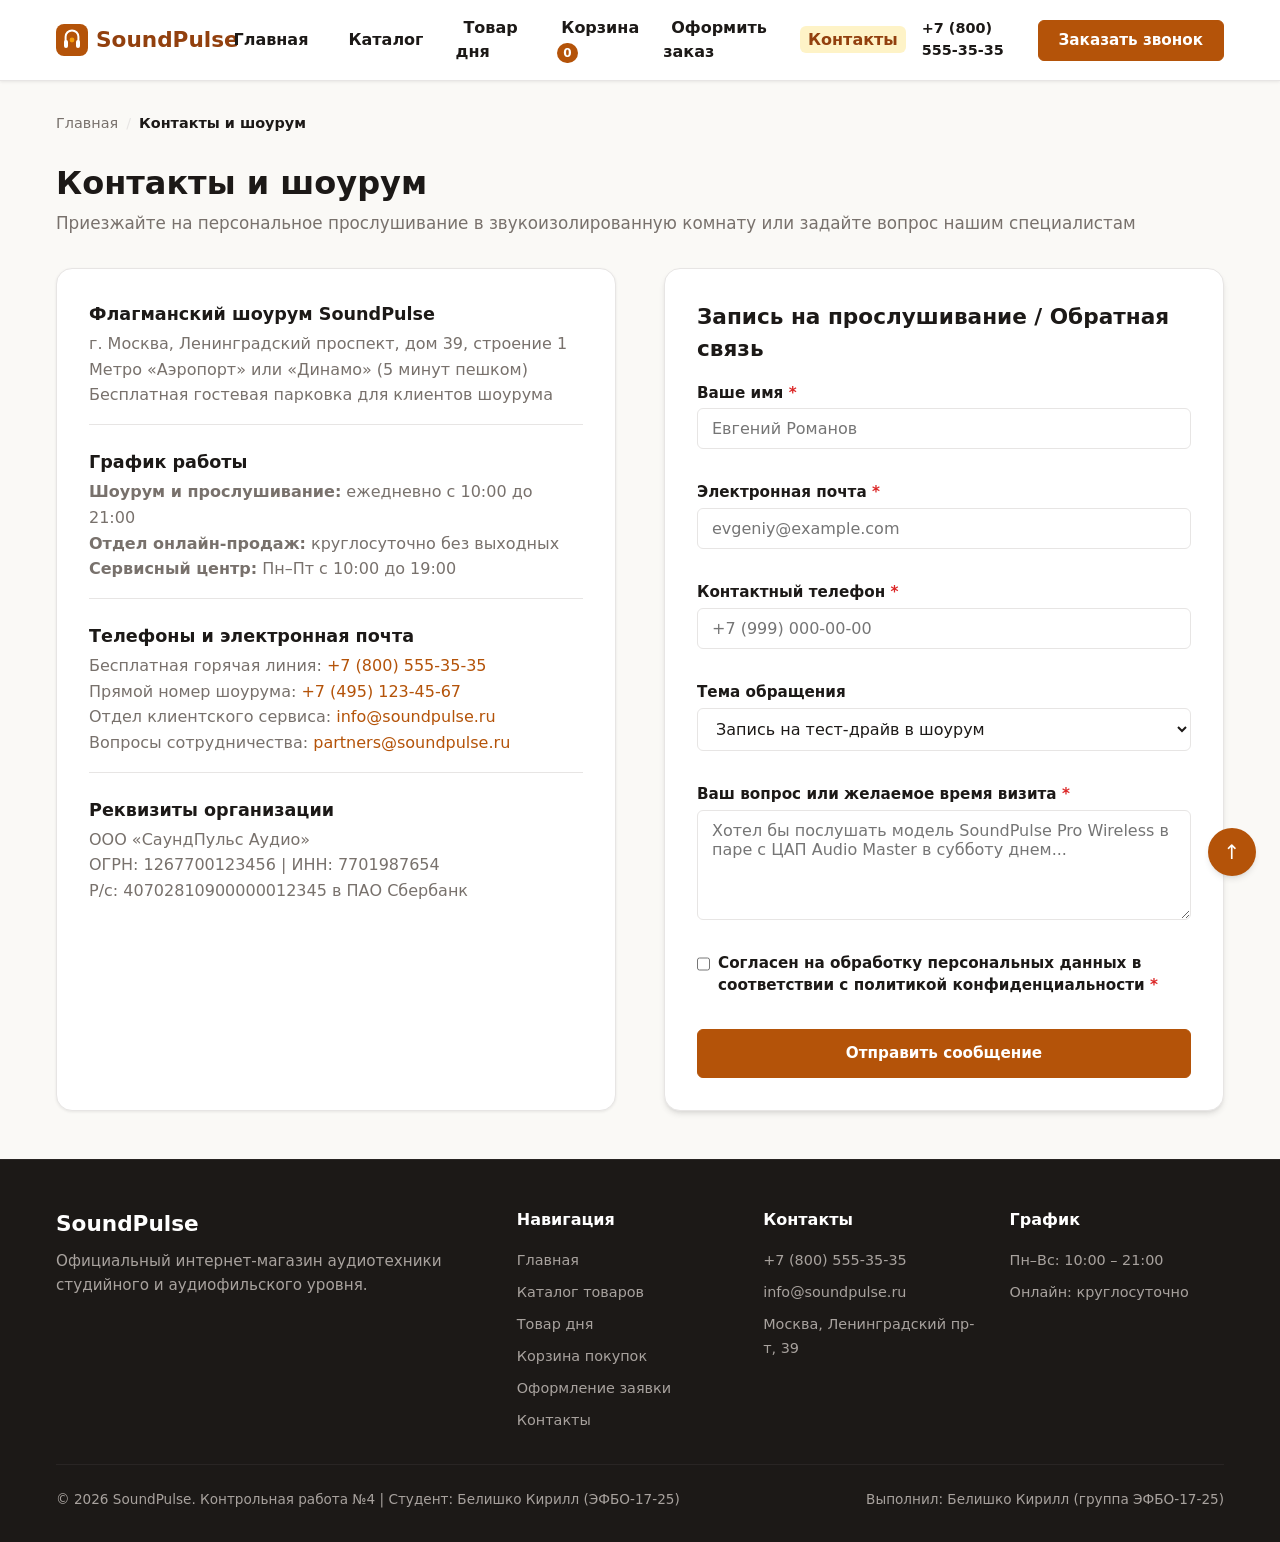
<file: contacts.html>
<!DOCTYPE html>
<html lang="ru">
<head>
  <meta charset="UTF-8">
  <meta name="viewport" content="width=device-width, initial-scale=1.0">
  <title>Контакты и флагманский шоурум в Москве — SoundPulse</title>
  <meta name="description" content="Контакты магазина аудиофильской техники SoundPulse: адрес шоурума в Москве, телефоны, график работы и форма записи на индивидуальное прослушивание.">
  <link rel="stylesheet" href="css/style.css">
  <link rel="stylesheet" href="css/responsive.css">
</head>
<body>
  <!-- Ссылка быстрого перехода к содержимому для скринридеров и клавиатурной навигации -->
  <a href="#main-content" class="skip-link">Перейти к основному содержимому</a>

  <!-- Сквозная шапка сайта с навигацией -->
  <header class="site-header">
    <div class="container site-header__inner">
      <a href="index.html" class="site-header__logo" aria-label="На главную SoundPulse">
        <img src="images/logo.svg" alt="Логотип SoundPulse" width="36" height="36" class="site-header__logo-icon">
        <span>SoundPulse</span>
      </a>

      
      <!-- Кнопка мобильного гамбургер-меню -->
      <button class="nav-toggle" type="button" aria-expanded="false" aria-controls="primary-nav" aria-label="Открыть меню навигации">
        <span class="nav-toggle__bar" aria-hidden="true"></span>
        <span class="nav-toggle__bar" aria-hidden="true"></span>
        <span class="nav-toggle__bar" aria-hidden="true"></span>
      </button>

      <nav id="primary-nav" class="site-nav" aria-label="Основная навигация">
        <ul class="site-nav__list">
          <li class="site-nav__item">
            <a href="index.html" class="site-nav__link">Главная</a>
          </li>
          <li class="site-nav__item">
            <a href="catalog.html" class="site-nav__link">Каталог</a>
          </li>
          <li class="site-nav__item">
            <a href="product.html" class="site-nav__link">Товар дня</a>
          </li>
          <li class="site-nav__item">
            <a href="cart.html" class="site-nav__link">
              Корзина <span class="nav-cart-badge js-cart-count">0</span>
            </a>
          </li>
          <li class="site-nav__item">
            <a href="order.html" class="site-nav__link">Оформить заказ</a>
          </li>
          <li class="site-nav__item">
            <a href="contacts.html" class="site-nav__link site-nav__link--active" aria-current="page">Контакты</a>
          </li>
        </ul>
      </nav>

      <div class="site-header__contacts">
        <a href="tel:+78005553535" class="site-header__phone">+7 (800) 555-35-35</a>
        <button type="button" class="button button--primary js-open-modal">Заказать звонок</button>
      </div>
    </div>
  </header>

  <!-- Единственный тег main на странице -->
  <main id="main-content" class="main-content" tabindex="-1">
    <div class="container">

      <!-- Навигационная цепочка хлебных крошек -->
      <nav class="breadcrumbs" aria-label="Хлебные крошки">
        <ol class="breadcrumbs__list">
          <li class="breadcrumbs__item">
            <a href="index.html" class="breadcrumbs__link">Главная</a>
          </li>
          <li class="breadcrumbs__item breadcrumbs__item--current" aria-current="page">
            Контакты и шоурум
          </li>
        </ol>
      </nav>

      <header class="content-header">
        <h1 class="section-title">Контакты и шоурум</h1>
        <p class="section-subtitle">Приезжайте на персональное прослушивание в звукоизолированную комнату или задайте вопрос нашим специалистам</p>
      </header>

      <!-- Двухколоночный макет: реквизиты/адрес и форма обратной связи -->
      <div class="contacts-layout">

        <!-- Контактная информация с семантическим тегом address -->
        <div class="contacts-info">
          <article class="contacts-card">
            <h2 class="contacts-card__title">Флагманский шоурум SoundPulse</h2>
            <address class="contacts-card__content">
              г. Москва, Ленинградский проспект, дом 39, строение 1<br>
              Метро «Аэропорт» или «Динамо» (5 минут пешком)<br>
              Бесплатная гостевая парковка для клиентов шоурума
            </address>
          </article>

          <article class="contacts-card">
            <h2 class="contacts-card__title">График работы</h2>
            <p class="contacts-card__content">
              <strong>Шоурум и прослушивание:</strong> ежедневно с 10:00 до 21:00<br>
              <strong>Отдел онлайн-продаж:</strong> круглосуточно без выходных<br>
              <strong>Сервисный центр:</strong> Пн–Пт с 10:00 до 19:00
            </p>
          </article>

          <article class="contacts-card">
            <h2 class="contacts-card__title">Телефоны и электронная почта</h2>
            <p class="contacts-card__content">
              Бесплатная горячая линия: <a href="tel:+78005553535">+7 (800) 555-35-35</a><br>
              Прямой номер шоурума: <a href="tel:+74951234567">+7 (495) 123-45-67</a><br>
              Отдел клиентского сервиса: <a href="mailto:info@soundpulse.ru">info@soundpulse.ru</a><br>
              Вопросы сотрудничества: <a href="mailto:partners@soundpulse.ru">partners@soundpulse.ru</a>
            </p>
          </article>

          <article class="contacts-card">
            <h2 class="contacts-card__title">Реквизиты организации</h2>
            <p class="contacts-card__content">
              ООО «СаундПульс Аудио»<br>
              ОГРН: 1267700123456 | ИНН: 7701987654<br>
              Р/с: 40702810900000012345 в ПАО Сбербанк
            </p>
          </article>
        </div>

        <!-- Форма обратной связи и записи на прослушивание -->
        <section class="form-container" style="margin: 0; max-width: 100%;" aria-labelledby="feedback-form-title">
          <h2 id="feedback-form-title" class="contacts-card__title" style="font-size: 1.35rem; margin-bottom: var(--space-md);">
            Запись на прослушивание / Обратная связь
          </h2>

          <form class="order-form" action="#" method="post">
            <div class="order-form__field">
              <label for="feedback-name" class="order-form__label">
                Ваше имя <span class="order-form__required" aria-hidden="true">*</span>
              </label>
              <input type="text" id="feedback-name" name="name" class="order-form__input" placeholder="Евгений Романов" required autocomplete="name">
            </div>

            <div class="order-form__field">
              <label for="feedback-email" class="order-form__label">
                Электронная почта <span class="order-form__required" aria-hidden="true">*</span>
              </label>
              <input type="email" id="feedback-email" name="email" class="order-form__input" placeholder="evgeniy@example.com" required autocomplete="email">
            </div>

            <div class="order-form__field">
              <label for="feedback-phone" class="order-form__label">
                Контактный телефон <span class="order-form__required" aria-hidden="true">*</span>
              </label>
              <input type="tel" id="feedback-phone" name="phone" class="order-form__input" placeholder="+7 (999) 000-00-00" required autocomplete="tel">
            </div>

            <div class="order-form__field">
              <label for="feedback-topic" class="order-form__label">Тема обращения</label>
              <select id="feedback-topic" name="topic" class="order-form__select">
                <option value="listening-room">Запись на тест-драйв в шоурум</option>
                <option value="consultation">Подбор аудиотракта под ключ</option>
                <option value="order-status">Уточнить статус доставки</option>
                <option value="warranty">Сервисное обслуживание и гарантия</option>
              </select>
            </div>

            <div class="order-form__field">
              <label for="feedback-message" class="order-form__label">
                Ваш вопрос или желаемое время визита <span class="order-form__required" aria-hidden="true">*</span>
              </label>
              <textarea id="feedback-message" name="message" class="order-form__textarea" placeholder="Хотел бы послушать модель SoundPulse Pro Wireless в паре с ЦАП Audio Master в субботу днем..." required></textarea>
            </div>

            <div class="order-form__checkbox-field">
              <input type="checkbox" id="feedback-consent" name="consent" required>
              <label for="feedback-consent" class="order-form__label">
                Согласен на обработку персональных данных в соответствии с политикой конфиденциальности <span class="order-form__required" aria-hidden="true">*</span>
              </label>
            </div>

            <div class="order-form__actions">
              <button type="submit" class="button button--primary" style="width: 100%; padding: 14px 24px;">
                Отправить сообщение
              </button>
            </div>
          </form>
        </section>

      </div>

    </div>
  </main>

  <!-- Нативное модальное окно быстрого заказа -->
  <dialog id="order-modal" class="modal" aria-labelledby="modal-title">
    <div class="modal__inner">
      <div class="modal__header">
        <h2 id="modal-title" class="modal__title">Быстрый заказ</h2>
        <button type="button" class="modal__close js-close-modal" aria-label="Закрыть модальное окно">&times;</button>
      </div>
      <form class="order-form" action="order.html" method="get">
        <div class="order-form__field">
          <label for="modal-name" class="order-form__label">Ваше имя <span class="order-form__required">*</span></label>
          <input type="text" id="modal-name" name="name" class="order-form__input" placeholder="Иван Петров" required>
        </div>
        <div class="order-form__field">
          <label for="modal-phone" class="order-form__label">Телефон <span class="order-form__required">*</span></label>
          <input type="tel" id="modal-phone" name="phone" class="order-form__input" placeholder="+7 (___) ___-__-__" required>
        </div>
        <div class="order-form__checkbox-field">
          <input type="checkbox" id="modal-consent" name="consent" required>
          <label for="modal-consent" class="order-form__label">Согласен на обработку персональных данных</label>
        </div>
        <div class="order-form__actions">
          <button type="button" class="button button--secondary js-close-modal">Отмена</button>
          <button type="submit" class="button button--primary">Заказать звонок</button>
        </div>
      </form>
    </div>
  </dialog>

  <!-- Фиксированная кнопка возврата к началу страницы -->
  <a href="#top" class="scroll-top-btn" aria-label="Вернуться к началу страницы">↑</a>

  <!-- Подвал сайта -->
  <footer class="site-footer">
    <div class="container">
      <div class="site-footer__inner">
        <div class="site-footer__brand">
          <h3 class="site-footer__brand-title">SoundPulse</h3>
          <p class="site-footer__description">
            Официальный интернет-магазин аудиотехники студийного и аудиофильского уровня.
          </p>
        </div>

        <div class="site-footer__col">
          <h4 class="site-footer__col-title">Навигация</h4>
          <ul class="site-footer__nav-list">
            <li><a href="index.html" class="site-footer__nav-link">Главная</a></li>
            <li><a href="catalog.html" class="site-footer__nav-link">Каталог товаров</a></li>
            <li><a href="product.html" class="site-footer__nav-link">Товар дня</a></li>
                        <li><a href="cart.html" class="site-footer__nav-link">Корзина покупок</a></li>
            <li><a href="order.html" class="site-footer__nav-link">Оформление заявки</a></li>
            <li><a href="contacts.html" class="site-footer__nav-link">Контакты</a></li>
          </ul>
        </div>

        <div class="site-footer__col">
          <h4 class="site-footer__col-title">Контакты</h4>
          <ul class="site-footer__nav-list">
            <li><a href="tel:+78005553535" class="site-footer__nav-link">+7 (800) 555-35-35</a></li>
            <li><a href="mailto:info@soundpulse.ru" class="site-footer__nav-link">info@soundpulse.ru</a></li>
            <li><span class="site-footer__nav-link">Москва, Ленинградский пр-т, 39</span></li>
          </ul>
        </div>

        <div class="site-footer__col">
          <h4 class="site-footer__col-title">График</h4>
          <ul class="site-footer__nav-list">
            <li><span class="site-footer__nav-link">Пн–Вс: 10:00 – 21:00</span></li>
            <li><span class="site-footer__nav-link">Онлайн: круглосуточно</span></li>
          </ul>
        </div>
      </div>

      <div class="site-footer__bottom">
        <p>© 2026 SoundPulse. Контрольная работа №4 | Студент: Белишко Кирилл (ЭФБО-17-25)</p>
        <p>Выполнил: Белишко Кирилл (группа ЭФБО-17-25)</p>
      </div>
    </div>
  </footer>

    <script src="js/data.js"></script>
  <script src="js/cart.js"></script>
  <script src="js/validation.js"></script>
  <script src="js/modal.js"></script>
  <script src="js/main.js"></script>
</body>
</html>
</file>
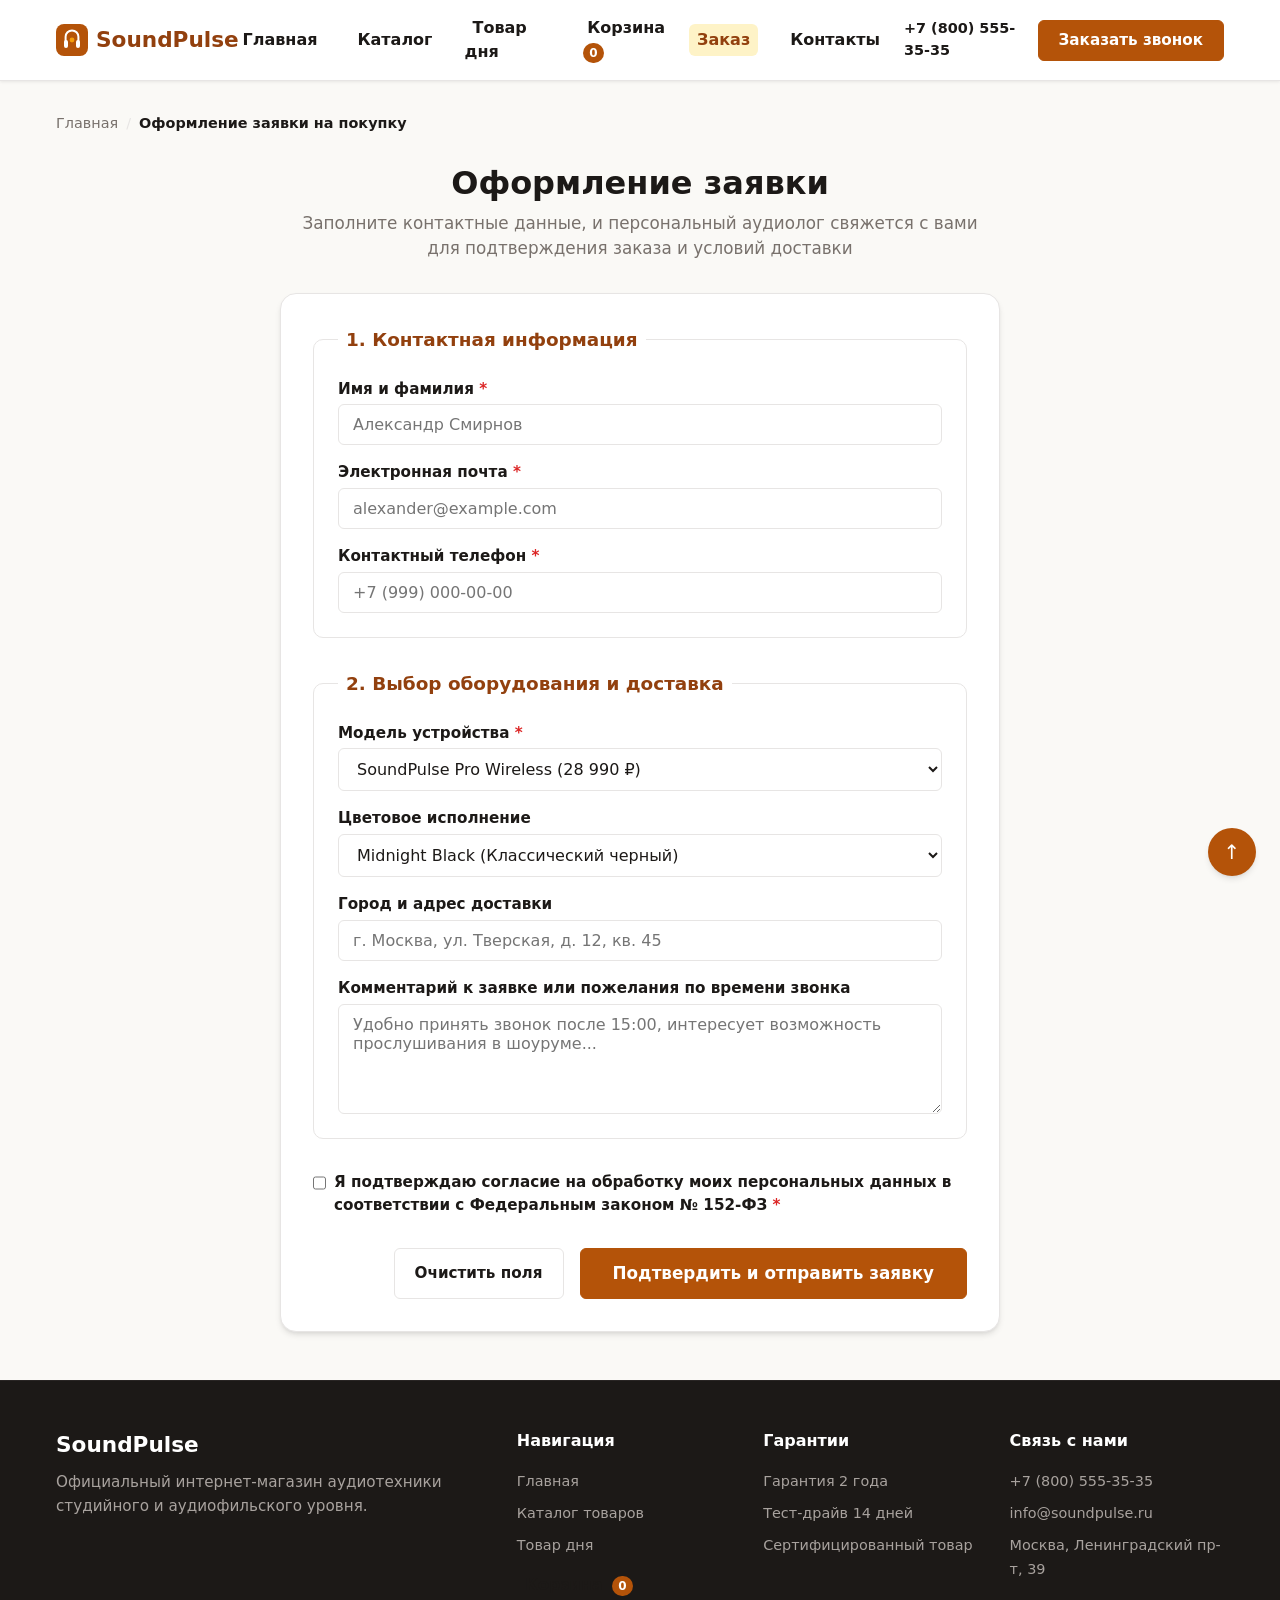
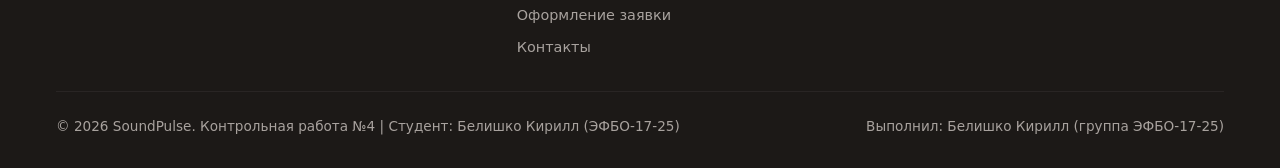
<file: order.html>
<!DOCTYPE html>
<html lang="ru">
<head>
  <meta charset="UTF-8">
  <meta name="viewport" content="width=device-width, initial-scale=1.0">
  <title>Оформление заказа — SoundPulse</title>
  <meta name="description" content="Оформление заказа в магазине SoundPulse. Быстрая доставка по всей России, тест-драйв 14 дней и официальная гарантия 2 года.">
  <link rel="stylesheet" href="css/style.css">
  <link rel="stylesheet" href="css/responsive.css">
</head>
<body>
  <!-- Ссылка быстрого перехода к содержимому для скринридеров и клавиатурной навигации -->
  <a href="#main-content" class="skip-link">Перейти к основному содержимому</a>

  <!-- Сквозная шапка сайта с навигацией -->
  <header class="site-header">
    <div class="container site-header__inner">
      <a href="index.html" class="site-header__logo" aria-label="На главную SoundPulse">
        <img src="images/logo.svg" alt="Логотип SoundPulse" width="36" height="36" class="site-header__logo-icon">
        <span>SoundPulse</span>
      </a>

      
      <!-- Кнопка мобильного гамбургер-меню -->
      <button class="nav-toggle" type="button" aria-expanded="false" aria-controls="primary-nav" aria-label="Открыть меню навигации">
        <span class="nav-toggle__bar" aria-hidden="true"></span>
        <span class="nav-toggle__bar" aria-hidden="true"></span>
        <span class="nav-toggle__bar" aria-hidden="true"></span>
      </button>

      <nav id="primary-nav" class="site-nav" aria-label="Основная навигация">
        <ul class="site-nav__list">
          <li class="site-nav__item">
            <a href="index.html" class="site-nav__link">Главная</a>
          </li>
          <li class="site-nav__item">
            <a href="catalog.html" class="site-nav__link">Каталог</a>
          </li>
          <li class="site-nav__item">
            <a href="product.html" class="site-nav__link">Товар дня</a>
          </li>
          <li class="site-nav__item">
                      <li class="site-nav__item">
            <a href="cart.html" class="site-nav__link">
              Корзина <span class="nav-cart-badge js-cart-count">0</span>
            </a>
          </li>
<a href="order.html" class="site-nav__link site-nav__link--active" aria-current="page">Заказ</a>
          </li>
          <li class="site-nav__item">
            <a href="contacts.html" class="site-nav__link">Контакты</a>
          </li>
        </ul>
      </nav>

      <div class="site-header__contacts">
        <a href="tel:+78005553535" class="site-header__phone">+7 (800) 555-35-35</a>
        <button type="button" class="button button--primary js-open-modal">Заказать звонок</button>
      </div>
    </div>
  </header>

  <!-- Единственный тег main на странице -->
  <main id="main-content" class="main-content" tabindex="-1">
    <div class="container">

      <!-- Навигационная цепочка хлебных крошек -->
      <nav class="breadcrumbs" aria-label="Хлебные крошки">
        <ol class="breadcrumbs__list">
          <li class="breadcrumbs__item">
            <a href="index.html" class="breadcrumbs__link">Главная</a>
          </li>
          <li class="breadcrumbs__item breadcrumbs__item--current" aria-current="page">
            Оформление заявки на покупку
          </li>
        </ol>
      </nav>

      <header class="content-header" style="text-align: center; max-width: 680px; margin: 0 auto var(--space-xl);">
        <h1 class="section-title">Оформление заявки</h1>
        <p class="section-subtitle">Заполните контактные данные, и персональный аудиолог свяжется с вами для подтверждения заказа и условий доставки</p>
      </header>

      <!-- Контейнер формы заказа с семантическими fieldset и legend -->
      <div class="form-container">
        <form class="order-form" action="#" method="post">

          <!-- Раздел 1: Контактные данные покупателя -->
          <fieldset class="order-form__fieldset">
            <legend class="order-form__legend">1. Контактная информация</legend>

            <div class="order-form__field">
              <label for="order-fullname" class="order-form__label">
                Имя и фамилия <span class="order-form__required" aria-hidden="true">*</span>
              </label>
              <input type="text" id="order-fullname" name="fullname" class="order-form__input" placeholder="Александр Смирнов" required autocomplete="name">
            </div>

            <div class="order-form__field">
              <label for="order-email" class="order-form__label">
                Электронная почта <span class="order-form__required" aria-hidden="true">*</span>
              </label>
              <input type="email" id="order-email" name="email" class="order-form__input" placeholder="alexander@example.com" required autocomplete="email">
            </div>

            <div class="order-form__field">
              <label for="order-phone" class="order-form__label">
                Контактный телефон <span class="order-form__required" aria-hidden="true">*</span>
              </label>
              <input type="tel" id="order-phone" name="phone" class="order-form__input" placeholder="+7 (999) 000-00-00" required autocomplete="tel">
            </div>
          </fieldset>

          <!-- Раздел 2: Параметры заказа -->
          <fieldset class="order-form__fieldset">
            <legend class="order-form__legend">2. Выбор оборудования и доставка</legend>

            <div class="order-form__field">
              <label for="order-model" class="order-form__label">
                Модель устройства <span class="order-form__required" aria-hidden="true">*</span>
              </label>
              <select id="order-model" name="model" class="order-form__select" required>
                <option value="">-- Выберите модель из списка --</option>
                <option value="SoundPulse-Pro-Wireless" selected>SoundPulse Pro Wireless (28 990 ₽)</option>
                <option value="SoundPulse-Studio-5">SoundPulse Studio Monitor 5 (42 500 ₽)</option>
                <option value="SoundPulse-DAC-Master">SoundPulse DAC Audio Master (22 950 ₽)</option>
                <option value="SoundPulse-Beat-Wave">SoundPulse Beat Wave (12 490 ₽)</option>
                <option value="SoundPulse-Air-Clarity">SoundPulse Air Clarity (15 990 ₽)</option>
                <option value="SoundPulse-Studio-Reference">SoundPulse Studio Reference (49 900 ₽)</option>
              </select>
            </div>

            <div class="order-form__field">
              <label for="order-color" class="order-form__label">Цветовое исполнение</label>
              <select id="order-color" name="color" class="order-form__select">
                <option value="midnight-black">Midnight Black (Классический черный)</option>
                <option value="lunar-silver">Lunar Silver (Серебристый титан)</option>
                <option value="deep-navy">Deep Navy (Темно-синий матовый)</option>
              </select>
            </div>

            <div class="order-form__field">
              <label for="order-delivery" class="order-form__label">Город и адрес доставки</label>
              <input type="text" id="order-delivery" name="delivery_address" class="order-form__input" placeholder="г. Москва, ул. Тверская, д. 12, кв. 45">
            </div>

            <div class="order-form__field">
              <label for="order-comment" class="order-form__label">Комментарий к заявке или пожелания по времени звонка</label>
              <textarea id="order-comment" name="comment" class="order-form__textarea" placeholder="Удобно принять звонок после 15:00, интересует возможность прослушивания в шоуруме..."></textarea>
            </div>
          </fieldset>

          <!-- Раздел 3: Согласие и отправка -->
          <div class="order-form__checkbox-field">
            <input type="checkbox" id="order-consent" name="consent" required>
            <label for="order-consent" class="order-form__label">
              Я подтверждаю согласие на обработку моих персональных данных в соответствии с Федеральным законом № 152-ФЗ <span class="order-form__required" aria-hidden="true">*</span>
            </label>
          </div>

          <div class="order-form__actions">
            <button type="reset" class="button button--secondary">Очистить поля</button>
            <button type="submit" class="button button--primary" style="padding: 14px 32px; font-size: 1.05rem;">
              Подтвердить и отправить заявку
            </button>
          </div>

        </form>
      </div>

    </div>
  </main>

  <!-- Нативное модальное окно быстрого заказа -->
  <dialog id="order-modal" class="modal" aria-labelledby="modal-title">
    <div class="modal__inner">
      <div class="modal__header">
        <h2 id="modal-title" class="modal__title">Быстрый заказ</h2>
        <button type="button" class="modal__close js-close-modal" aria-label="Закрыть модальное окно">&times;</button>
      </div>
      <form class="order-form" action="order.html" method="get">
        <div class="order-form__field">
          <label for="modal-name" class="order-form__label">Ваше имя <span class="order-form__required">*</span></label>
          <input type="text" id="modal-name" name="name" class="order-form__input" placeholder="Иван Петров" required>
        </div>
        <div class="order-form__field">
          <label for="modal-phone" class="order-form__label">Телефон <span class="order-form__required">*</span></label>
          <input type="tel" id="modal-phone" name="phone" class="order-form__input" placeholder="+7 (___) ___-__-__" required>
        </div>
        <div class="order-form__checkbox-field">
          <input type="checkbox" id="modal-consent" name="consent" required>
          <label for="modal-consent" class="order-form__label">Согласен на обработку персональных данных</label>
        </div>
        <div class="order-form__actions">
          <button type="button" class="button button--secondary js-close-modal">Отмена</button>
          <button type="submit" class="button button--primary">Заказать звонок</button>
        </div>
      </form>
    </div>
  </dialog>

  <!-- Фиксированная кнопка возврата к началу страницы -->
  <a href="#top" class="scroll-top-btn" aria-label="Вернуться к началу страницы">↑</a>

  <!-- Подвал сайта -->
  <footer class="site-footer">
    <div class="container">
      <div class="site-footer__inner">
        <div class="site-footer__brand">
          <h3 class="site-footer__brand-title">SoundPulse</h3>
          <p class="site-footer__description">
            Официальный интернет-магазин аудиотехники студийного и аудиофильского уровня.
          </p>
        </div>

        <div class="site-footer__col">
          <h4 class="site-footer__col-title">Навигация</h4>
          <ul class="site-footer__nav-list">
            <li><a href="index.html" class="site-footer__nav-link">Главная</a></li>
            <li><a href="catalog.html" class="site-footer__nav-link">Каталог товаров</a></li>
            <li><a href="product.html" class="site-footer__nav-link">Товар дня</a></li>
            <li>          <li class="site-nav__item">
            <a href="cart.html" class="site-nav__link">
              Корзина <span class="nav-cart-badge js-cart-count">0</span>
            </a>
          </li>
<a href="order.html" class="site-footer__nav-link">Оформление заявки</a></li>
            <li><a href="contacts.html" class="site-footer__nav-link">Контакты</a></li>
          </ul>
        </div>

        <div class="site-footer__col">
          <h4 class="site-footer__col-title">Гарантии</h4>
          <ul class="site-footer__nav-list">
            <li><span class="site-footer__nav-link">Гарантия 2 года</span></li>
            <li><span class="site-footer__nav-link">Тест-драйв 14 дней</span></li>
            <li><span class="site-footer__nav-link">Сертифицированный товар</span></li>
          </ul>
        </div>

        <div class="site-footer__col">
          <h4 class="site-footer__col-title">Связь с нами</h4>
          <ul class="site-footer__nav-list">
            <li><a href="tel:+78005553535" class="site-footer__nav-link">+7 (800) 555-35-35</a></li>
            <li><a href="mailto:info@soundpulse.ru" class="site-footer__nav-link">info@soundpulse.ru</a></li>
            <li><span class="site-footer__nav-link">Москва, Ленинградский пр-т, 39</span></li>
          </ul>
        </div>
      </div>

      <div class="site-footer__bottom">
        <p>© 2026 SoundPulse. Контрольная работа №4 | Студент: Белишко Кирилл (ЭФБО-17-25)</p>
        <p>Выполнил: Белишко Кирилл (группа ЭФБО-17-25)</p>
      </div>
    </div>
  </footer>

    <script src="js/data.js"></script>
  <script src="js/cart.js"></script>
  <script src="js/validation.js"></script>
  <script src="js/modal.js"></script>
  <script src="js/main.js"></script>
</body>
</html>
</file>
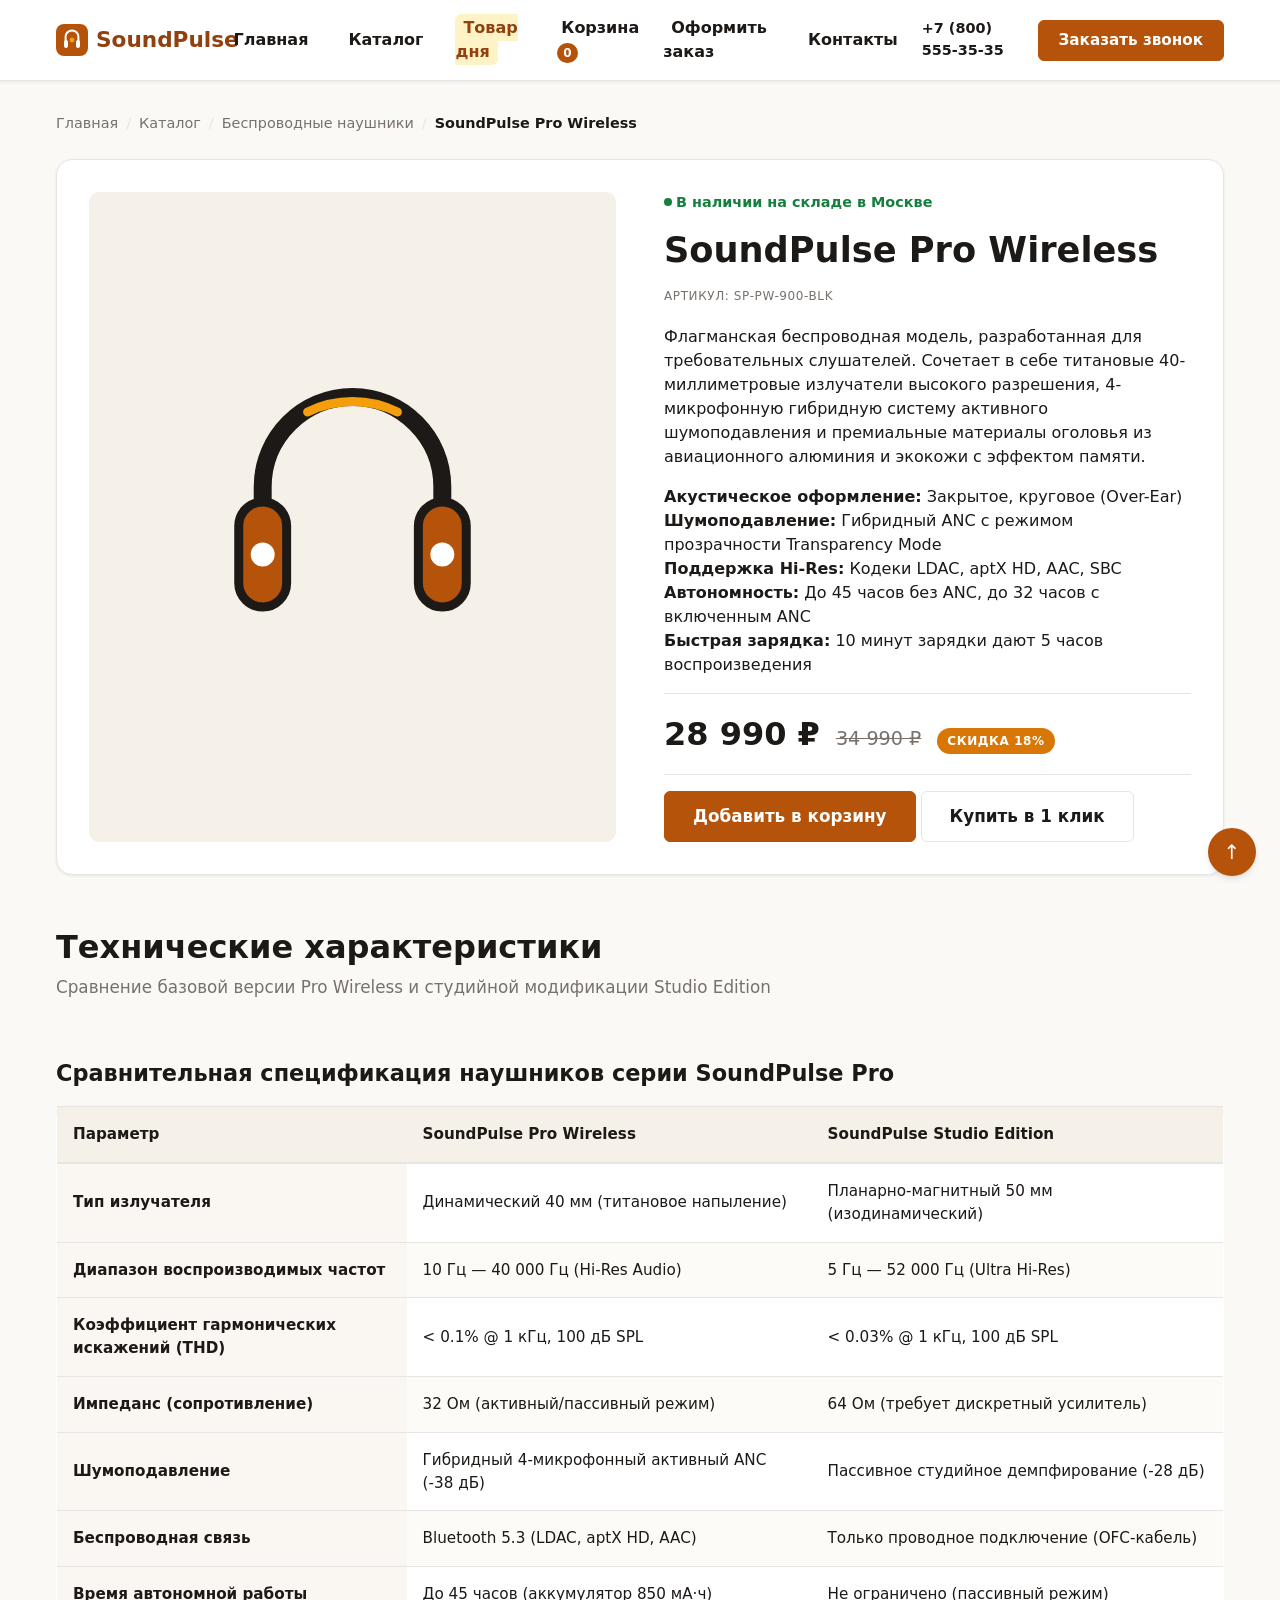
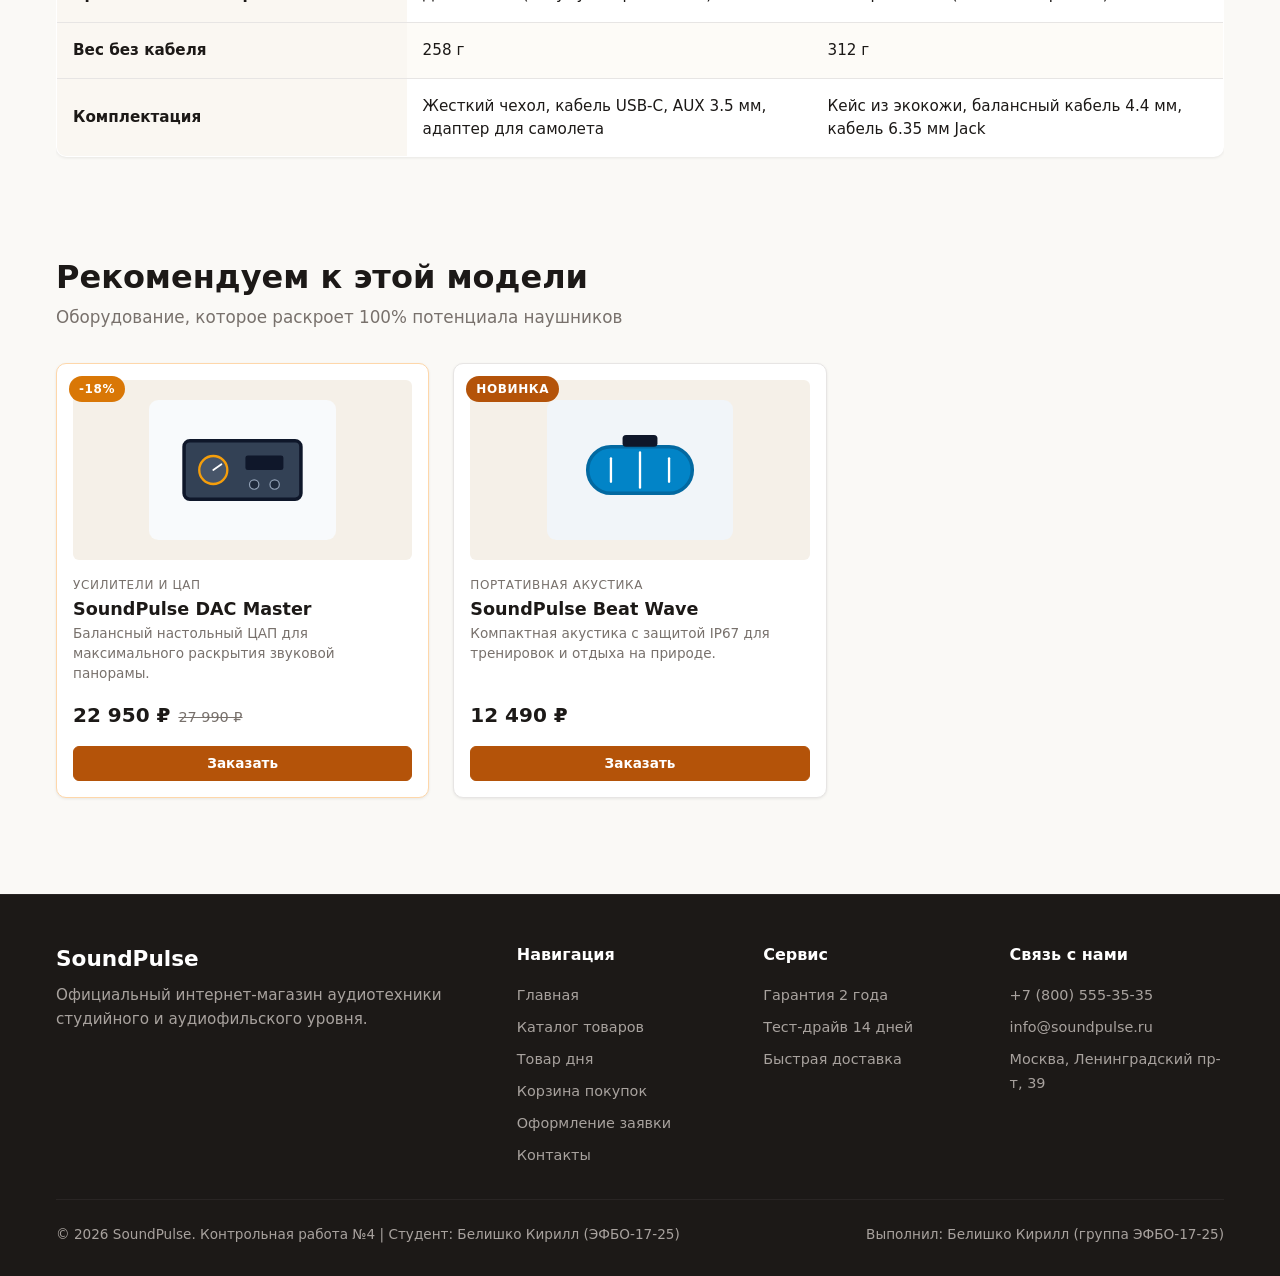
<file: product.html>
<!DOCTYPE html>
<html lang="ru">
<head>
  <meta charset="UTF-8">
  <meta name="viewport" content="width=device-width, initial-scale=1.0">
  <title>SoundPulse Pro Wireless — Наушники с гибридным ANC | SoundPulse</title>
  <meta name="description" content="Флагманские беспроводные наушники SoundPulse Pro Wireless: титановые драйверы 40 мм, гибридное шумоподавление, LDAC и до 45 часов автономной работы.">
  <link rel="stylesheet" href="css/style.css">
  <link rel="stylesheet" href="css/responsive.css">
</head>
<body>
  <!-- Ссылка быстрого перехода к содержимому для скринридеров и клавиатурной навигации -->
  <a href="#main-content" class="skip-link">Перейти к основному содержимому</a>

  <!-- Сквозная шапка сайта с навигацией -->
  <header class="site-header">
    <div class="container site-header__inner">
      <a href="index.html" class="site-header__logo" aria-label="На главную SoundPulse">
        <img src="images/logo.svg" alt="Логотип SoundPulse" width="36" height="36" class="site-header__logo-icon">
        <span>SoundPulse</span>
      </a>

      
      <!-- Кнопка мобильного гамбургер-меню -->
      <button class="nav-toggle" type="button" aria-expanded="false" aria-controls="primary-nav" aria-label="Открыть меню навигации">
        <span class="nav-toggle__bar" aria-hidden="true"></span>
        <span class="nav-toggle__bar" aria-hidden="true"></span>
        <span class="nav-toggle__bar" aria-hidden="true"></span>
      </button>

      <nav id="primary-nav" class="site-nav" aria-label="Основная навигация">
        <ul class="site-nav__list">
          <li class="site-nav__item">
            <a href="index.html" class="site-nav__link">Главная</a>
          </li>
          <li class="site-nav__item">
            <a href="catalog.html" class="site-nav__link">Каталог</a>
          </li>
          <li class="site-nav__item">
            <a href="product.html" class="site-nav__link site-nav__link--active" aria-current="page">Товар дня</a>
          </li>
          <li class="site-nav__item">
            <a href="cart.html" class="site-nav__link">
              Корзина <span class="nav-cart-badge js-cart-count">0</span>
            </a>
          </li>
          <li class="site-nav__item">
            <a href="order.html" class="site-nav__link">Оформить заказ</a>
          </li>
          <li class="site-nav__item">
            <a href="contacts.html" class="site-nav__link">Контакты</a>
          </li>
        </ul>
      </nav>

      <div class="site-header__contacts">
        <a href="tel:+78005553535" class="site-header__phone">+7 (800) 555-35-35</a>
        <button type="button" class="button button--primary js-open-modal">Заказать звонок</button>
      </div>
    </div>
  </header>

  <!-- Единственный тег main на странице -->
  <main id="main-content" class="main-content" tabindex="-1">
    <div class="container">

      <!-- Навигационная цепочка хлебных крошек -->
      <nav class="breadcrumbs" aria-label="Хлебные крошки">
        <ol class="breadcrumbs__list">
          <li class="breadcrumbs__item">
            <a href="index.html" class="breadcrumbs__link">Главная</a>
          </li>
          <li class="breadcrumbs__item">
            <a href="catalog.html" class="breadcrumbs__link">Каталог</a>
          </li>
          <li class="breadcrumbs__item">
            <a href="catalog.html?cat=headphones" class="breadcrumbs__link">Беспроводные наушники</a>
          </li>
          <li class="breadcrumbs__item breadcrumbs__item--current" aria-current="page">
            SoundPulse Pro Wireless
          </li>
        </ol>
      </nav>

      <!-- Основная карточка товара с медиа и описанием -->
      <article class="product-details" aria-labelledby="product-title">
        <div class="product-details__gallery">
          <img src="images/headphones-pro.svg" alt="Беспроводные полноразмерные наушники SoundPulse Pro Wireless" class="product-details__image" width="480" height="360">
        </div>

        <div class="product-details__info">
          <span class="product-details__status">В наличии на складе в Москве</span>
          <h1 id="product-title" class="product-details__title">SoundPulse Pro Wireless</h1>
          <p class="product-card__category">Артикул: SP-PW-900-BLK</p>

          <p class="product-details__description">
            Флагманская беспроводная модель, разработанная для требовательных слушателей. Сочетает в себе титановые 40-миллиметровые излучатели высокого разрешения, 4-микрофонную гибридную систему активного шумоподавления и премиальные материалы оголовья из авиационного алюминия и экокожи с эффектом памяти.
          </p>

          <ul class="product-details__features">
            <li><strong>Акустическое оформление:</strong> Закрытое, круговое (Over-Ear)</li>
            <li><strong>Шумоподавление:</strong> Гибридный ANC с режимом прозрачности Transparency Mode</li>
            <li><strong>Поддержка Hi-Res:</strong> Кодеки LDAC, aptX HD, AAC, SBC</li>
            <li><strong>Автономность:</strong> До 45 часов без ANC, до 32 часов с включенным ANC</li>
            <li><strong>Быстрая зарядка:</strong> 10 минут зарядки дают 5 часов воспроизведения</li>
          </ul>

          <div class="product-details__price-box">
            <span class="product-details__price">28 990 ₽</span>
            <span class="product-details__price-old">34 990 ₽</span>
            <span class="product-card__badge product-card__badge--discount" style="position: static;">Скидка 18%</span>
          </div>

          <div class="product-details__actions">
            <button type="button" class="button button--primary js-product-buy" style="padding: 14px 28px; font-size: 1.05rem;">
              Добавить в корзину
            </button>
            <button type="button" class="button button--secondary js-open-modal" style="padding: 14px 28px; font-size: 1.05rem;">
              Купить в 1 клик
            </button>
          </div>
        </div>
      </article>

      <!-- Семантическая таблица технических характеристик и сравнения -->
      <section class="content-section" aria-labelledby="specs-heading">
        <h2 id="specs-heading" class="section-title">Технические характеристики</h2>
        <p class="section-subtitle">Сравнение базовой версии Pro Wireless и студийной модификации Studio Edition</p>

        <div class="table-wrapper">
          <table class="specs-table">
            <caption class="specs-table__caption">Сравнительная спецификация наушников серии SoundPulse Pro</caption>
            <thead class="specs-table__head">
              <tr class="specs-table__row">
                <th scope="col" class="specs-table__cell specs-table__cell--header">Параметр</th>
                <th scope="col" class="specs-table__cell specs-table__cell--header">SoundPulse Pro Wireless</th>
                <th scope="col" class="specs-table__cell specs-table__cell--header">SoundPulse Studio Edition</th>
              </tr>
            </thead>
            <tbody class="specs-table__body">
              <tr class="specs-table__row">
                <th scope="row" class="specs-table__cell specs-table__cell--row-head">Тип излучателя</th>
                <td class="specs-table__cell" data-label="SoundPulse Pro Wireless">Динамический 40 мм (титановое напыление)</td>
                <td class="specs-table__cell" data-label="SoundPulse Studio Edition">Планарно-магнитный 50 мм (изодинамический)</td>
              </tr>
              <tr class="specs-table__row">
                <th scope="row" class="specs-table__cell specs-table__cell--row-head">Диапазон воспроизводимых частот</th>
                <td class="specs-table__cell" data-label="SoundPulse Pro Wireless">10 Гц — 40 000 Гц (Hi-Res Audio)</td>
                <td class="specs-table__cell" data-label="SoundPulse Studio Edition">5 Гц — 52 000 Гц (Ultra Hi-Res)</td>
              </tr>
              <tr class="specs-table__row">
                <th scope="row" class="specs-table__cell specs-table__cell--row-head">Коэффициент гармонических искажений (THD)</th>
                <td class="specs-table__cell" data-label="SoundPulse Pro Wireless">&lt; 0.1% @ 1 кГц, 100 дБ SPL</td>
                <td class="specs-table__cell" data-label="SoundPulse Studio Edition">&lt; 0.03% @ 1 кГц, 100 дБ SPL</td>
              </tr>
              <tr class="specs-table__row">
                <th scope="row" class="specs-table__cell specs-table__cell--row-head">Импеданс (сопротивление)</th>
                <td class="specs-table__cell" data-label="SoundPulse Pro Wireless">32 Ом (активный/пассивный режим)</td>
                <td class="specs-table__cell" data-label="SoundPulse Studio Edition">64 Ом (требует дискретный усилитель)</td>
              </tr>
              <tr class="specs-table__row">
                <th scope="row" class="specs-table__cell specs-table__cell--row-head">Шумоподавление</th>
                <td class="specs-table__cell" data-label="SoundPulse Pro Wireless">Гибридный 4-микрофонный активный ANC (-38 дБ)</td>
                <td class="specs-table__cell" data-label="SoundPulse Studio Edition">Пассивное студийное демпфирование (-28 дБ)</td>
              </tr>
              <tr class="specs-table__row">
                <th scope="row" class="specs-table__cell specs-table__cell--row-head">Беспроводная связь</th>
                <td class="specs-table__cell" data-label="SoundPulse Pro Wireless">Bluetooth 5.3 (LDAC, aptX HD, AAC)</td>
                <td class="specs-table__cell" data-label="SoundPulse Studio Edition">Только проводное подключение (OFC-кабель)</td>
              </tr>
              <tr class="specs-table__row">
                <th scope="row" class="specs-table__cell specs-table__cell--row-head">Время автономной работы</th>
                <td class="specs-table__cell" data-label="SoundPulse Pro Wireless">До 45 часов (аккумулятор 850 мА·ч)</td>
                <td class="specs-table__cell" data-label="SoundPulse Studio Edition">Не ограничено (пассивный режим)</td>
              </tr>
              <tr class="specs-table__row">
                <th scope="row" class="specs-table__cell specs-table__cell--row-head">Вес без кабеля</th>
                <td class="specs-table__cell" data-label="SoundPulse Pro Wireless">258 г</td>
                <td class="specs-table__cell" data-label="SoundPulse Studio Edition">312 г</td>
              </tr>
              <tr class="specs-table__row">
                <th scope="row" class="specs-table__cell specs-table__cell--row-head">Комплектация</th>
                <td class="specs-table__cell" data-label="SoundPulse Pro Wireless">Жесткий чехол, кабель USB-C, AUX 3.5 мм, адаптер для самолета</td>
                <td class="specs-table__cell" data-label="SoundPulse Studio Edition">Кейс из экокожи, балансный кабель 4.4 мм, кабель 6.35 мм Jack</td>
              </tr>
            </tbody>
          </table>
        </div>
      </section>

      <!-- Сопутствующие товары -->
      <section class="content-section" aria-labelledby="related-title">
        <h2 id="related-title" class="section-title">Рекомендуем к этой модели</h2>
        <p class="section-subtitle">Оборудование, которое раскроет 100% потенциала наушников</p>

        <div class="cards-grid">
          <article class="product-card product-card--discount">
            <span class="product-card__badge product-card__badge--discount">-18%</span>
            <div class="product-card__image-wrap">
              <img src="images/dac-amp.svg" alt="ЦАП и усилитель SoundPulse DAC Audio Master" class="product-card__image" width="320" height="240" loading="lazy">
            </div>
            <div class="product-card__body">
              <span class="product-card__category">Усилители и ЦАП</span>
              <h3 class="product-card__title">SoundPulse DAC Master</h3>
              <p class="product-card__description">Балансный настольный ЦАП для максимального раскрытия звуковой панорамы.</p>
              <div class="product-card__pricing">
                <span class="product-card__price">22 950 ₽</span>
                <span class="product-card__price-old">27 990 ₽</span>
              </div>
              <div class="product-card__actions">
                <a href="order.html?product=SoundPulse-DAC-Master" class="button button--primary product-card__button">Заказать</a>
              </div>
            </div>
          </article>

          <article class="product-card">
            <span class="product-card__badge product-card__badge--new">Новинка</span>
            <div class="product-card__image-wrap">
              <img src="images/portable-speaker.svg" alt="Портативная колонка SoundPulse Beat Wave" class="product-card__image" width="320" height="240" loading="lazy">
            </div>
            <div class="product-card__body">
              <span class="product-card__category">Портативная акустика</span>
              <h3 class="product-card__title">SoundPulse Beat Wave</h3>
              <p class="product-card__description">Компактная акустика с защитой IP67 для тренировок и отдыха на природе.</p>
              <div class="product-card__pricing">
                <span class="product-card__price">12 490 ₽</span>
              </div>
              <div class="product-card__actions">
                <a href="order.html?product=SoundPulse-Beat-Wave" class="button button--primary product-card__button">Заказать</a>
              </div>
            </div>
          </article>
        </div>
      </section>

    </div>
  </main>

  <!-- Нативное модальное окно быстрого заказа -->
  <dialog id="order-modal" class="modal" aria-labelledby="modal-title">
    <div class="modal__inner">
      <div class="modal__header">
        <h2 id="modal-title" class="modal__title">Быстрый заказ</h2>
        <button type="button" class="modal__close js-close-modal" aria-label="Закрыть модальное окно">&times;</button>
      </div>
      <form class="order-form" action="order.html" method="get">
        <div class="order-form__field">
          <label for="modal-name" class="order-form__label">Ваше имя <span class="order-form__required">*</span></label>
          <input type="text" id="modal-name" name="name" class="order-form__input" placeholder="Иван Петров" required>
        </div>
        <div class="order-form__field">
          <label for="modal-phone" class="order-form__label">Телефон <span class="order-form__required">*</span></label>
          <input type="tel" id="modal-phone" name="phone" class="order-form__input" placeholder="+7 (___) ___-__-__" required>
        </div>
        <div class="order-form__field">
          <label for="modal-product" class="order-form__label">Выбранный товар</label>
          <input type="text" id="modal-product" name="product" class="order-form__input" value="SoundPulse Pro Wireless" readonly>
        </div>
        <div class="order-form__checkbox-field">
          <input type="checkbox" id="modal-consent" name="consent" required>
          <label for="modal-consent" class="order-form__label">Согласен на обработку персональных данных</label>
        </div>
        <div class="order-form__actions">
          <button type="button" class="button button--secondary js-close-modal">Отмена</button>
          <button type="submit" class="button button--primary">Оформить заявку</button>
        </div>
      </form>
    </div>
  </dialog>

  <!-- Фиксированная кнопка возврата к началу страницы -->
  <a href="#top" class="scroll-top-btn" aria-label="Вернуться к началу страницы">↑</a>

  <!-- Подвал сайта -->
  <footer class="site-footer">
    <div class="container">
      <div class="site-footer__inner">
        <div class="site-footer__brand">
          <h3 class="site-footer__brand-title">SoundPulse</h3>
          <p class="site-footer__description">
            Официальный интернет-магазин аудиотехники студийного и аудиофильского уровня.
          </p>
        </div>

        <div class="site-footer__col">
          <h4 class="site-footer__col-title">Навигация</h4>
          <ul class="site-footer__nav-list">
            <li><a href="index.html" class="site-footer__nav-link">Главная</a></li>
            <li><a href="catalog.html" class="site-footer__nav-link">Каталог товаров</a></li>
            <li><a href="product.html" class="site-footer__nav-link">Товар дня</a></li>
                        <li><a href="cart.html" class="site-footer__nav-link">Корзина покупок</a></li>
            <li><a href="order.html" class="site-footer__nav-link">Оформление заявки</a></li>
            <li><a href="contacts.html" class="site-footer__nav-link">Контакты</a></li>
          </ul>
        </div>

        <div class="site-footer__col">
          <h4 class="site-footer__col-title">Сервис</h4>
          <ul class="site-footer__nav-list">
            <li><span class="site-footer__nav-link">Гарантия 2 года</span></li>
            <li><span class="site-footer__nav-link">Тест-драйв 14 дней</span></li>
            <li><span class="site-footer__nav-link">Быстрая доставка</span></li>
          </ul>
        </div>

        <div class="site-footer__col">
          <h4 class="site-footer__col-title">Связь с нами</h4>
          <ul class="site-footer__nav-list">
            <li><a href="tel:+78005553535" class="site-footer__nav-link">+7 (800) 555-35-35</a></li>
            <li><a href="mailto:info@soundpulse.ru" class="site-footer__nav-link">info@soundpulse.ru</a></li>
            <li><span class="site-footer__nav-link">Москва, Ленинградский пр-т, 39</span></li>
          </ul>
        </div>
      </div>

      <div class="site-footer__bottom">
        <p>© 2026 SoundPulse. Контрольная работа №4 | Студент: Белишко Кирилл (ЭФБО-17-25)</p>
        <p>Выполнил: Белишко Кирилл (группа ЭФБО-17-25)</p>
      </div>
    </div>
  </footer>

    <script src="js/data.js"></script>
  <script src="js/cart.js"></script>
  <script src="js/modal.js"></script>
  <script src="js/main.js"></script>
</body>
</html>
</file>
<file: css/style.css>
/* Переменные дизайн-системы магазина */
:root {
  --color-bg: #faf9f6;
  --color-surface: #ffffff;
  --color-text: #1c1917;
  --color-text-muted: #78716c;
  --color-primary: #b45309;
  --color-primary-dark: #92400e;
  --color-primary-light: #fef3c7;
  --color-accent: #d97706;
  --color-accent-dark: #b45309;
  --color-border: #e7e5e4;
  --color-danger: #dc2626;
  --color-success: #15803d;

  --font-base: system-ui, -apple-system, BlinkMacSystemFont, "Segoe UI", Roboto, "Helvetica Neue", Arial, sans-serif;
  --font-line-height: 1.5;

  --space-xs: 4px;
  --space-sm: 8px;
  --space-md: 16px;
  --space-lg: 24px;
  --space-xl: 32px;
  --space-xxl: 48px;

  --radius-sm: 6px;
  --radius-md: 10px;
  --radius-lg: 16px;
  --radius-full: 9999px;

  --shadow-sm: 0 1px 3px rgba(0, 0, 0, 0.08);
  --shadow-md: 0 4px 6px -1px rgba(0, 0, 0, 0.1), 0 2px 4px -2px rgba(0, 0, 0, 0.08);
  --shadow-lg: 0 10px 15px -3px rgba(0, 0, 0, 0.1), 0 4px 6px -4px rgba(0, 0, 0, 0.08);

  --transition-fast: 0.15s ease;
  --transition-base: 0.25s ease;
}

*,
*::before,
*::after {
  box-sizing: border-box;
  margin: 0;
  padding: 0;
}

html {
  font-size: 16px;
  scroll-behavior: smooth;
}

body {
  font-family: var(--font-base);
  line-height: var(--font-line-height);
  color: var(--color-text);
  background-color: var(--color-bg);
  min-height: 100vh;
  display: flex;
  flex-direction: column;
}

img {
  max-width: 100%;
  height: auto;
  display: block;
}

a {
  color: var(--color-primary);
  text-decoration: none;
  transition: color var(--transition-fast);
}

a:hover {
  color: var(--color-primary-dark);
}

ul, ol {
  list-style: none;
}

.container {
  width: 100%;
  max-width: 1200px;
  margin-left: auto;
  margin-right: auto;
  padding-left: var(--space-md);
  padding-right: var(--space-md);
}

.main-content {
  flex: 1 0 auto;
  padding-top: var(--space-xl);
  padding-bottom: var(--space-xxl);
}

/* Кнопки и состояния интерактивных элементов */
.button {
  display: inline-flex;
  align-items: center;
  justify-content: center;
  gap: var(--space-sm);
  padding: 10px 20px;
  font-family: inherit;
  font-size: 0.95rem;
  font-weight: 600;
  line-height: 1.25;
  text-align: center;
  white-space: nowrap;
  vertical-align: middle;
  cursor: pointer;
  user-select: none;
  border: 1px solid transparent;
  border-radius: var(--radius-sm);
  transition: background-color var(--transition-fast), border-color var(--transition-fast), color var(--transition-fast), box-shadow var(--transition-fast);
}

.button--primary {
  color: #ffffff;
  background-color: var(--color-primary);
  border-color: var(--color-primary);
}

.button--primary:hover {
  background-color: var(--color-primary-dark);
  border-color: var(--color-primary-dark);
  color: #ffffff;
}

.button--secondary {
  color: var(--color-text);
  background-color: #ffffff;
  border-color: var(--color-border);
}

.button--secondary:hover {
  background-color: var(--color-bg);
  border-color: var(--color-text-muted);
}

.button--accent {
  color: #ffffff;
  background-color: var(--color-accent);
  border-color: var(--color-accent);
}

.button--accent:hover {
  background-color: var(--color-accent-dark);
  border-color: var(--color-accent-dark);
}

.button--outline {
  color: var(--color-primary);
  background-color: transparent;
  border-color: var(--color-primary);
}

.button--outline:hover {
  background-color: var(--color-primary);
  color: #ffffff;
}

.button:focus-visible,
a:focus-visible,
input:focus-visible,
select:focus-visible,
textarea:focus-visible,
summary:focus-visible {
  outline: 2px solid var(--color-primary);
  outline-offset: 3px;
}

button:disabled,
.button--disabled,
.button:disabled:hover {
  opacity: 0.6;
  cursor: not-allowed;
  box-shadow: none;
  pointer-events: none;
}

/* Шапка сайта и сквозная навигация */
.site-header {
  position: sticky;
  top: 0;
  z-index: 100;
  background-color: var(--color-surface);
  border-bottom: 1px solid var(--color-border);
  box-shadow: var(--shadow-sm);
}

.site-header__inner {
  display: flex;
  align-items: center;
  justify-content: space-between;
  padding-top: var(--space-md);
  padding-bottom: var(--space-md);
  gap: var(--space-md);
}

.site-header__logo {
  display: flex;
  align-items: center;
  gap: var(--space-sm);
  font-size: 1.35rem;
  font-weight: 800;
  color: var(--color-primary-dark);
  text-decoration: none;
}

.site-header__logo-icon {
  width: 32px;
  height: 32px;
  fill: var(--color-primary);
}

.site-header__contacts {
  display: flex;
  align-items: center;
  gap: var(--space-md);
  font-size: 0.9rem;
}

.site-header__phone {
  font-weight: 600;
  color: var(--color-text);
}

.site-nav__list {
  display: flex;
  align-items: center;
  gap: var(--space-md);
}

.site-nav__link {
  font-weight: 600;
  color: var(--color-text);
  padding: var(--space-xs) var(--space-sm);
  border-radius: var(--radius-sm);
  transition: color var(--transition-fast), background-color var(--transition-fast);
}

.site-nav__link:hover {
  color: var(--color-primary);
  background-color: var(--color-primary-light);
}

.site-nav__link--active {
  color: var(--color-primary-dark);
  background-color: var(--color-primary-light);
  pointer-events: default;
}

/* Навигационная цепочка хлебных крошек */
.breadcrumbs {
  margin-bottom: var(--space-lg);
  font-size: 0.9rem;
}

.breadcrumbs__list {
  display: flex;
  align-items: center;
  flex-wrap: wrap;
  gap: var(--space-sm);
}

.breadcrumbs__item {
  display: flex;
  align-items: center;
  gap: var(--space-sm);
  color: var(--color-text-muted);
}

.breadcrumbs__item:not(:last-child)::after {
  content: "/";
  color: var(--color-border);
}

.breadcrumbs__link {
  color: var(--color-text-muted);
}

.breadcrumbs__link:hover {
  color: var(--color-primary);
  text-decoration: underline;
}

.breadcrumbs__item--current {
  color: var(--color-text);
  font-weight: 600;
}

/* Главный промо-баннер */
.hero {
  display: flex;
  align-items: center;
  justify-content: space-between;
  gap: var(--space-xxl);
  background: linear-gradient(135deg, #fef7ee 0%, #f4eee5 100%);
  border-radius: var(--radius-lg);
  padding: var(--space-xxl) var(--space-xl);
  margin-bottom: var(--space-xxl);
  box-shadow: var(--shadow-sm);
  border: 1px solid var(--color-border);
}

.hero__content {
  flex: 1 1 55%;
  display: flex;
  flex-direction: column;
  align-items: flex-start;
  gap: var(--space-md);
}

.hero__badge {
  display: inline-block;
  padding: 4px 12px;
  font-size: 0.85rem;
  font-weight: 700;
  text-transform: uppercase;
  letter-spacing: 0.05em;
  color: var(--color-primary-dark);
  background-color: #ffffff;
  border-radius: var(--radius-full);
  box-shadow: var(--shadow-sm);
}

.hero__title {
  font-size: 2.5rem;
  font-weight: 800;
  line-height: 1.2;
  color: var(--color-text);
}

.hero__description {
  font-size: 1.15rem;
  color: var(--color-text-muted);
}

.hero__actions {
  display: flex;
  gap: var(--space-md);
  margin-top: var(--space-md);
  flex-wrap: wrap;
}

.hero__media {
  flex: 1 1 45%;
  display: flex;
  justify-content: center;
  align-items: center;
}

.hero__image {
  width: 100%;
  max-width: 440px;
  height: auto;
  border-radius: var(--radius-lg);
  box-shadow: var(--shadow-md);
}

@media (max-width: 860px) {
  .hero {
    flex-direction: column;
    text-align: center;
    gap: var(--space-xl);
  }

  .hero__content {
    align-items: center;
  }

  .hero__actions {
    justify-content: center;
  }

  .hero__media {
    margin-top: var(--space-lg);
  }
}

/* Секции и сетки контента */
.content-section {
  scroll-margin-top: 90px;
  margin-bottom: var(--space-xxl);
}

.section-title {
  font-size: 2rem;
  font-weight: 800;
  margin-bottom: var(--space-xs);
  color: var(--color-text);
}

.section-subtitle {
  color: var(--color-text-muted);
  margin-bottom: var(--space-xl);
  font-size: 1.05rem;
}

.advantages-grid {
  display: grid;
  grid-template-columns: repeat(auto-fit, minmax(260px, 1fr));
  gap: var(--space-lg);
  margin-bottom: var(--space-xxl);
}

.advantage-card {
  background-color: var(--color-surface);
  padding: var(--space-lg);
  border-radius: var(--radius-md);
  border: 1px solid var(--color-border);
  box-shadow: var(--shadow-sm);
  transition: transform var(--transition-fast), box-shadow var(--transition-fast);
}

.advantage-card:hover {
  transform: translateY(-4px);
  box-shadow: var(--shadow-md);
}

.advantage-card__icon {
  width: 48px;
  height: 48px;
  margin-bottom: var(--space-md);
  padding: 10px;
  background-color: var(--color-primary-light);
  color: var(--color-primary-dark);
  border-radius: var(--radius-sm);
}

.advantage-card__title {
  font-size: 1.2rem;
  font-weight: 700;
  margin-bottom: var(--space-xs);
}

.advantage-card__text {
  color: var(--color-text-muted);
  font-size: 0.95rem;
}

/* Сетка карточек для витрины популярных товаров */
.cards-grid {
  display: grid;
  grid-template-columns: repeat(3, 1fr);
  gap: var(--space-lg);
  margin-bottom: var(--space-xl);
}

@media (max-width: 960px) {
  .cards-grid {
    grid-template-columns: repeat(auto-fit, minmax(260px, 1fr));
  }
}

.catalog-more {
  display: flex;
  justify-content: center;
  margin-top: var(--space-xl);
}

/* Карточка товара в каталоге */
.product-card {
  position: relative; /* Контекст для абсолютного бейджа */
  background-color: var(--color-surface);
  border: 1px solid var(--color-border);
  border-radius: var(--radius-md);
  padding: var(--space-md);
  display: flex;
  flex-direction: column;
  justify-content: space-between;
  box-shadow: var(--shadow-sm);
  transition: transform var(--transition-fast), box-shadow var(--transition-fast), border-color var(--transition-fast);
}

.product-card:hover {
  transform: translateY(-4px);
  box-shadow: var(--shadow-md);
  border-color: var(--color-primary);
}

.product-card--discount {
  border-color: #fed7aa;
}

.product-card--hit {
  border-color: #bbf7d0;
}

.product-card__badge {
  position: absolute; /* Бейдж поверх изображения товара */
  top: 12px;
  left: 12px;
  z-index: 5;
  padding: 4px 10px;
  border-radius: var(--radius-full);
  font-size: 0.75rem;
  font-weight: 700;
  text-transform: uppercase;
  letter-spacing: 0.05em;
  color: #ffffff;
}

.product-card__badge--hit {
  background-color: var(--color-success);
}

.product-card__badge--new {
  background-color: var(--color-primary);
}

.product-card__badge--discount {
  background-color: var(--color-accent);
}

.product-card__image-wrap {
  width: 100%;
  height: 180px;
  background-color: #f5f0e8;
  border-radius: var(--radius-sm);
  margin-bottom: var(--space-md);
  overflow: hidden;
  display: flex;
  align-items: center;
  justify-content: center;
}

.product-card__image {
  max-height: 140px;
  max-width: 85%;
  object-fit: contain;
  transition: transform var(--transition-base);
}

.product-card:hover .product-card__image {
  transform: scale(1.05);
}

.product-card__body {
  display: flex;
  flex-direction: column;
  flex-grow: 1;
}

.product-card__category {
  font-size: 0.75rem;
  text-transform: uppercase;
  letter-spacing: 0.05em;
  color: var(--color-text-muted);
  margin-bottom: var(--space-xs);
}

.product-card__title {
  font-size: 1.1rem;
  font-weight: 700;
  margin-bottom: var(--space-xs);
  line-height: 1.3;
}

.product-card__title-link {
  color: var(--color-text);
}

.product-card__title-link:hover {
  color: var(--color-primary);
}

.product-card__description {
  font-size: 0.85rem;
  color: var(--color-text-muted);
  line-height: 1.45;
  margin-bottom: var(--space-md);
  flex-grow: 1;
}

.product-card__meta {
  display: flex;
  align-items: center;
  justify-content: space-between;
  font-size: 0.8rem;
  margin-bottom: var(--space-sm);
  padding-bottom: var(--space-xs);
  border-bottom: 1px solid var(--color-border);
}

.product-card__rating {
  color: var(--color-accent);
  font-weight: 600;
}

.product-card__stock {
  color: var(--color-success);
  font-weight: 600;
}

.product-card__pricing {
  display: flex;
  align-items: baseline;
  gap: var(--space-sm);
  margin-bottom: var(--space-md);
}

.product-card__price {
  font-size: 1.25rem;
  font-weight: 800;
  color: var(--color-text);
}

.product-card__price-old {
  font-size: 0.9rem;
  color: var(--color-text-muted);
  text-decoration: line-through;
}

.product-card__actions {
  display: flex;
  gap: var(--space-xs);
  margin-top: auto;
}

.product-card__actions .button {
  flex: 1;
  padding: 8px 12px;
  font-size: 0.85rem;
}

/* Каталог товаров и фильтрация */
.catalog-layout {
  display: grid;
  grid-template-columns: 280px 1fr;
  gap: var(--space-xl);
  align-items: start;
}

.catalog-filter {
  position: sticky; /* Фиксация фильтра при скролле */
  top: 90px;
  background-color: var(--color-surface);
  border: 1px solid var(--color-border);
  border-radius: var(--radius-md);
  padding: var(--space-lg);
  box-shadow: var(--shadow-sm);
}

.catalog-filter__title {
  font-size: 1.25rem;
  font-weight: 700;
  margin-bottom: var(--space-md);
  padding-bottom: var(--space-sm);
  border-bottom: 1px solid var(--color-border);
}

.catalog-filter__group {
  margin-bottom: var(--space-lg);
  border: none;
}

.catalog-filter__group-title {
  font-size: 1rem;
  font-weight: 600;
  margin-bottom: var(--space-sm);
  color: var(--color-text);
}

.catalog-filter__item {
  display: flex;
  align-items: center;
  gap: var(--space-sm);
  margin-bottom: var(--space-xs);
  font-size: 0.95rem;
  cursor: pointer;
}

.catalog-filter__item input[type="checkbox"],
.catalog-filter__item input[type="radio"] {
  width: 16px;
  height: 16px;
  accent-color: var(--color-primary);
  cursor: pointer;
}

.catalog-grid {
  display: grid;
  grid-template-columns: repeat(auto-fill, minmax(280px, 1fr));
  gap: var(--space-lg);
}

/* Детальная страница товара и таблица параметров */
.product-details {
  display: grid;
  grid-template-columns: 1fr 1fr;
  gap: var(--space-xxl);
  background-color: var(--color-surface);
  padding: var(--space-xl);
  border-radius: var(--radius-lg);
  border: 1px solid var(--color-border);
  box-shadow: var(--shadow-sm);
  margin-bottom: var(--space-xxl);
}

.product-details__gallery {
  background-color: #f5f0e8;
  border-radius: var(--radius-md);
  padding: var(--space-lg);
  display: flex;
  align-items: center;
  justify-content: center;
}

.product-details__image {
  max-height: 380px;
  object-fit: contain;
}

.product-details__info {
  display: flex;
  flex-direction: column;
  gap: var(--space-md);
}

.product-details__title {
  font-size: 2.2rem;
  font-weight: 800;
  line-height: 1.2;
}

.product-details__status {
  display: inline-flex;
  align-items: center;
  gap: var(--space-xs);
  font-size: 0.9rem;
  font-weight: 600;
  color: var(--color-success);
}

.product-details__status::before {
  content: "";
  display: inline-block;
  width: 8px;
  height: 8px;
  border-radius: 50%;
  background-color: var(--color-success);
}

.product-details__price-box {
  display: flex;
  align-items: baseline;
  gap: var(--space-md);
  padding: var(--space-md) 0;
  border-top: 1px solid var(--color-border);
  border-bottom: 1px solid var(--color-border);
}

.product-details__price {
  font-size: 2rem;
  font-weight: 800;
  color: var(--color-text);
}

.product-details__price-old {
  font-size: 1.2rem;
  color: var(--color-text-muted);
  text-decoration: line-through;
}

.specs-table {
  width: 100%;
  border-collapse: collapse;
  background-color: var(--color-surface);
  border-radius: var(--radius-md);
  overflow: hidden;
  border: 1px solid var(--color-border);
  box-shadow: var(--shadow-sm);
  margin-top: var(--space-lg);
  margin-bottom: var(--space-xxl);
}

.specs-table__caption {
  caption-side: top;
  text-align: left;
  font-size: 1.4rem;
  font-weight: 700;
  margin-bottom: var(--space-md);
  color: var(--color-text);
}

.specs-table__head {
  background-color: #f5f0e8;
}

.specs-table__cell {
  padding: var(--space-md);
  text-align: left;
  border-bottom: 1px solid var(--color-border);
  font-size: 0.95rem;
}

.specs-table__cell--header {
  font-weight: 700;
  color: var(--color-text);
  border-bottom: 2px solid var(--color-border);
}

.specs-table__cell--row-head {
  font-weight: 600;
  color: var(--color-text);
  width: 30%;
  background-color: #faf7f2;
}

.specs-table__row:nth-child(even) {
  background-color: #fdfbf7;
}

.specs-table__row:hover {
  background-color: var(--color-primary-light);
}

/* Поля форм и доступные элементы ввода */
.form-container {
  max-width: 720px;
  margin-left: auto;
  margin-right: auto;
  background-color: var(--color-surface);
  padding: var(--space-xl);
  border-radius: var(--radius-lg);
  border: 1px solid var(--color-border);
  box-shadow: var(--shadow-md);
}

.order-form {
  display: flex;
  flex-direction: column;
  gap: var(--space-xl);
}

.order-form__fieldset {
  border: 1px solid var(--color-border);
  border-radius: var(--radius-md);
  padding: var(--space-lg);
  display: flex;
  flex-direction: column;
  gap: var(--space-md);
}

.order-form__legend {
  font-size: 1.15rem;
  font-weight: 700;
  padding-left: var(--space-sm);
  padding-right: var(--space-sm);
  color: var(--color-primary-dark);
}

.order-form__field {
  display: flex;
  flex-direction: column;
  gap: var(--space-xs);
}

.order-form__label {
  font-size: 0.95rem;
  font-weight: 600;
  color: var(--color-text);
}

.order-form__required {
  color: var(--color-danger);
}

.order-form__input,
.order-form__select,
.order-form__textarea {
  width: 100%;
  padding: 10px 14px;
  font-family: inherit;
  font-size: 1rem;
  border: 1px solid var(--color-border);
  border-radius: var(--radius-sm);
  background-color: #ffffff;
  color: var(--color-text);
  transition: border-color var(--transition-fast), box-shadow var(--transition-fast);
}

.order-form__input:hover,
.order-form__select:hover,
.order-form__textarea:hover {
  border-color: var(--color-text-muted);
}

.order-form__textarea {
  resize: vertical;
  min-height: 110px;
}

.order-form__checkbox-field {
  display: flex;
  align-items: flex-start;
  gap: var(--space-sm);
  cursor: pointer;
}

.order-form__checkbox-field input[type="checkbox"] {
  margin-top: 3px;
  width: 18px;
  height: 18px;
  accent-color: var(--color-primary);
  cursor: pointer;
}

.order-form__actions {
  display: flex;
  justify-content: flex-end;
  gap: var(--space-md);
}

/* Аккордеон часто задаваемых вопросов */
.faq-list {
  display: flex;
  flex-direction: column;
  gap: var(--space-md);
  margin-bottom: var(--space-xxl);
}

.faq-item {
  background-color: var(--color-surface);
  border: 1px solid var(--color-border);
  border-radius: var(--radius-md);
  padding: var(--space-md) var(--space-lg);
  box-shadow: var(--shadow-sm);
  transition: border-color var(--transition-fast);
}

.faq-item[open] {
  border-color: var(--color-primary);
}

.faq-item__question {
  font-size: 1.1rem;
  font-weight: 700;
  cursor: pointer;
  list-style: none;
  display: flex;
  justify-content: space-between;
  align-items: center;
  color: var(--color-text);
}

.faq-item__question::-webkit-details-marker {
  display: none;
}

.faq-item__question::after {
  content: "+";
  font-size: 1.5rem;
  color: var(--color-primary);
  transition: transform var(--transition-fast);
}

.faq-item[open] .faq-item__question::after {
  content: "−";
  color: var(--color-danger);
}

.faq-item__answer {
  margin-top: var(--space-md);
  color: var(--color-text-muted);
  font-size: 0.95rem;
  line-height: 1.6;
  border-top: 1px solid var(--color-border);
  padding-top: var(--space-sm);
}

/* Отзывы покупателей */
.reviews-grid {
  display: grid;
  grid-template-columns: repeat(auto-fit, minmax(300px, 1fr));
  gap: var(--space-lg);
  margin-bottom: var(--space-xxl);
}

.review-card {
  background-color: var(--color-surface);
  border: 1px solid var(--color-border);
  border-radius: var(--radius-md);
  padding: var(--space-lg);
  box-shadow: var(--shadow-sm);
  display: flex;
  flex-direction: column;
  justify-content: space-between;
}

.review-card__stars {
  color: var(--color-accent);
  font-size: 1.1rem;
  margin-bottom: var(--space-sm);
}

.review-card__text {
  font-style: italic;
  color: var(--color-text);
  margin-bottom: var(--space-md);
}

.review-card__author {
  font-weight: 700;
  font-size: 0.95rem;
  color: var(--color-primary-dark);
}

.review-card__verified {
  font-size: 0.8rem;
  color: var(--color-success);
}

/* Контактная информация */
.contacts-layout {
  display: grid;
  grid-template-columns: 1fr 1fr;
  gap: var(--space-xl);
}

.contacts-info {
  background-color: var(--color-surface);
  padding: var(--space-xl);
  border-radius: var(--radius-lg);
  border: 1px solid var(--color-border);
  box-shadow: var(--shadow-sm);
  display: flex;
  flex-direction: column;
  gap: var(--space-lg);
}

.contacts-card {
  padding-bottom: var(--space-md);
  border-bottom: 1px solid var(--color-border);
}

.contacts-card:last-child {
  border-bottom: none;
}

.contacts-card__title {
  font-size: 1.1rem;
  font-weight: 700;
  margin-bottom: var(--space-xs);
  color: var(--color-text);
}

.contacts-card__content {
  color: var(--color-text-muted);
  font-style: normal;
  line-height: 1.6;
}

/* Модальное окно быстрого заказа */
.modal {
  border: none;
  border-radius: var(--radius-lg);
  padding: 0;
  max-width: 520px;
  width: 90%;
  margin: auto;
  box-shadow: var(--shadow-lg);
  background-color: var(--color-surface);
  z-index: 1000;
}

.modal::backdrop {
  background-color: rgba(15, 23, 42, 0.65);
  backdrop-filter: blur(4px);
}

.modal__inner {
  padding: var(--space-xl);
}

.modal__header {
  display: flex;
  align-items: center;
  justify-content: space-between;
  margin-bottom: var(--space-md);
  border-bottom: 1px solid var(--color-border);
  padding-bottom: var(--space-sm);
}

.modal__title {
  font-size: 1.35rem;
  font-weight: 800;
  color: var(--color-text);
}

.modal__close {
  background: none;
  border: none;
  font-size: 1.8rem;
  line-height: 1;
  color: var(--color-text-muted);
  cursor: pointer;
  padding: var(--space-xs);
  border-radius: var(--radius-sm);
  transition: color var(--transition-fast);
}

.modal__close:hover {
  color: var(--color-danger);
}

/* Кнопка быстрого возврата наверх */
.scroll-top-btn {
  position: fixed;
  bottom: 24px;
  right: 24px;
  z-index: 90;
  width: 48px;
  height: 48px;
  border-radius: var(--radius-full);
  background-color: var(--color-primary);
  color: #ffffff;
  border: none;
  box-shadow: var(--shadow-md);
  display: flex;
  align-items: center;
  justify-content: center;
  font-size: 1.25rem;
  cursor: pointer;
  text-decoration: none;
  transition: background-color var(--transition-fast), transform var(--transition-fast);
}

.scroll-top-btn:hover {
  background-color: var(--color-primary-dark);
  transform: translateY(-3px);
  color: #ffffff;
}

/* Подвал сайта */
.site-footer {
  background-color: #1c1917;
  color: #a8a29e;
  padding-top: var(--space-xxl);
  padding-bottom: var(--space-xl);
  border-top: 1px solid #292524;
}

.site-footer__inner {
  display: grid;
  grid-template-columns: 2fr repeat(3, 1fr);
  gap: var(--space-xl);
  margin-bottom: var(--space-xl);
}

.site-footer__brand-title {
  color: #ffffff;
  font-size: 1.35rem;
  font-weight: 800;
  margin-bottom: var(--space-sm);
}

.site-footer__description {
  font-size: 0.95rem;
  line-height: 1.6;
}

.site-footer__col-title {
  color: #ffffff;
  font-size: 1rem;
  font-weight: 700;
  margin-bottom: var(--space-md);
}

.site-footer__nav-list {
  display: flex;
  flex-direction: column;
  gap: var(--space-sm);
}

.site-footer__nav-link {
  color: #a8a29e;
  font-size: 0.9rem;
}

.site-footer__nav-link:hover {
  color: #ffffff;
}

.site-footer__bottom {
  border-top: 1px solid #292524;
  padding-top: var(--space-lg);
  display: flex;
  justify-content: space-between;
  align-items: center;
  font-size: 0.85rem;
}

/* Доступность: скрытый текст для скринридеров */
.visually-hidden {
  position: absolute;
  width: 1px;
  height: 1px;
  margin: -1px;
  padding: 0;
  overflow: hidden;
  clip: rect(0, 0, 0, 0);
  border: 0;
  white-space: nowrap;
}


/* Стили интерактивности КР №4 (Корзина, бейджи, поиск, валидация) */
.nav-cart-badge {
  display: inline-flex;
  align-items: center;
  justify-content: center;
  min-width: 20px;
  height: 20px;
  padding: 0 6px;
  background-color: var(--color-primary);
  color: #ffffff;
  font-size: 0.75rem;
  font-weight: 700;
  border-radius: var(--radius-full);
  margin-left: 4px;
  vertical-align: middle;
  transition: transform 0.2s ease;
}

@keyframes badgeBump {
  0% { transform: scale(1); }
  50% { transform: scale(1.35); }
  100% { transform: scale(1); }
}

.nav-cart-badge.is-bumped {
  animation: badgeBump 0.3s ease;
}

/* Прогресс-бар бесплатной доставки в корзине */
.free-shipping-tracker {
  background: #f8fafc;
  border: 1px solid var(--color-border);
  border-radius: var(--radius-md);
  padding: 12px 16px;
  margin-bottom: var(--space-md);
}

.free-shipping-tracker__text {
  font-size: 0.85rem;
  font-weight: 600;
  color: var(--color-text);
  margin-bottom: 6px;
}

.free-shipping-tracker__bar {
  width: 100%;
  height: 6px;
  background-color: var(--color-border);
  border-radius: var(--radius-full);
  overflow: hidden;
}

.free-shipping-tracker__fill {
  height: 100%;
  background: linear-gradient(90deg, var(--color-primary), #10b981);
  border-radius: var(--radius-full);
  transition: width 0.4s ease;
}

.cart-toast {
  position: fixed;
  bottom: 24px;
  right: 24px;
  background-color: var(--color-text);
  color: #ffffff;
  padding: 12px 20px;
  border-radius: var(--radius-md);
  box-shadow: var(--shadow-lg);
  font-size: 0.95rem;
  font-weight: 500;
  z-index: 1000;
  opacity: 0;
  transform: translateY(20px);
  pointer-events: none;
  transition: opacity 0.25s ease, transform 0.25s ease;
}

.cart-toast--visible {
  opacity: 1;
  transform: translateY(0);
}

.catalog-toolbar {
  margin-bottom: var(--space-lg);
  background-color: var(--color-surface);
  border: 1px solid var(--color-border);
  border-radius: var(--radius-md);
  padding: var(--space-md);
  display: flex;
  flex-direction: column;
  gap: var(--space-md);
}

.catalog-search-input {
  width: 100%;
  padding: 10px 14px;
  border: 1px solid var(--color-border);
  border-radius: var(--radius-sm);
  font-family: inherit;
  font-size: 0.95rem;
  outline: none;
  transition: border-color var(--transition-fast), box-shadow var(--transition-fast);
}

.catalog-search-input:focus {
  border-color: var(--color-primary);
  box-shadow: 0 0 0 3px rgba(180, 83, 9, 0.15);
}

.catalog-toolbar__actions {
  display: flex;
  justify-content: space-between;
  align-items: center;
  flex-wrap: wrap;
  gap: var(--space-sm);
}

.catalog-count {
  font-size: 0.9rem;
  color: var(--color-text-muted);
  font-weight: 500;
}

.catalog-sort-select {
  padding: 8px 12px;
  border: 1px solid var(--color-border);
  border-radius: var(--radius-sm);
  font-family: inherit;
  font-size: 0.9rem;
  background-color: var(--color-surface);
  color: var(--color-text);
}

.catalog-empty {
  grid-column: 1 / -1;
  text-align: center;
  padding: var(--space-xxl) var(--space-md);
  background-color: var(--color-surface);
  border: 1px dashed var(--color-border);
  border-radius: var(--radius-lg);
}

.catalog-empty__icon {
  font-size: 3rem;
  margin-bottom: var(--space-md);
}

.catalog-empty__title {
  font-size: 1.4rem;
  margin-bottom: var(--space-xs);
}

.catalog-empty__text {
  color: var(--color-text-muted);
  margin-bottom: var(--space-lg);
}

.cart-layout {
  display: grid;
  grid-template-columns: 1fr 340px;
  gap: var(--space-xl);
  align-items: start;
}

.cart-list {
  display: flex;
  flex-direction: column;
  gap: var(--space-md);
}

.cart-item {
  display: flex;
  align-items: center;
  gap: var(--space-md);
  background-color: var(--color-surface);
  border: 1px solid var(--color-border);
  border-radius: var(--radius-md);
  padding: var(--space-md);
  box-shadow: var(--shadow-sm);
}

.cart-item__media {
  flex-shrink: 0;
  width: 72px;
  height: 72px;
  background-color: #f5f5f4;
  border-radius: var(--radius-sm);
  display: flex;
  align-items: center;
  justify-content: center;
  padding: 6px;
}

.cart-item__img {
  max-width: 100%;
  max-height: 100%;
  object-fit: contain;
}

.cart-item__info {
  flex: 1;
}

.cart-item__title {
  font-size: 1.05rem;
  font-weight: 600;
  margin-bottom: 4px;
}

.cart-item__single-price {
  font-size: 0.85rem;
  color: var(--color-text-muted);
}

.cart-item__quantity {
  display: flex;
  align-items: center;
  gap: 8px;
  border: 1px solid var(--color-border);
  border-radius: var(--radius-sm);
  padding: 4px 8px;
}

.cart-qty-btn {
  background: transparent;
  border: none;
  font-size: 1.1rem;
  font-weight: bold;
  color: var(--color-text);
  cursor: pointer;
  width: 24px;
  height: 24px;
  display: flex;
  align-items: center;
  justify-content: center;
}

.cart-qty-val {
  min-width: 24px;
  text-align: center;
  font-weight: 600;
}

.cart-item__total {
  font-weight: 700;
  font-size: 1.1rem;
  min-width: 100px;
  text-align: right;
}

.cart-item__remove {
  background: transparent;
  border: none;
  color: var(--color-text-muted);
  font-size: 1.1rem;
  cursor: pointer;
  padding: 6px;
  border-radius: var(--radius-sm);
  transition: color var(--transition-fast);
}

.cart-item__remove:hover {
  color: var(--color-danger);
}

.cart-summary-card {
  background-color: var(--color-surface);
  border: 1px solid var(--color-border);
  border-radius: var(--radius-md);
  padding: var(--space-lg);
  box-shadow: var(--shadow-sm);
  position: sticky;
  top: 90px;
}

.cart-summary-card__title {
  font-size: 1.25rem;
  font-weight: 700;
  margin-bottom: var(--space-md);
  padding-bottom: var(--space-sm);
  border-bottom: 1px solid var(--color-border);
}

.cart-summary-row {
  display: flex;
  justify-content: space-between;
  align-items: center;
  margin-bottom: var(--space-sm);
  font-size: 0.95rem;
}

.cart-summary-row--total {
  margin-top: var(--space-md);
  padding-top: var(--space-md);
  border-top: 2px solid var(--color-border);
  font-size: 1.2rem;
  font-weight: 700;
}

.cart-summary-total-val {
  color: var(--color-primary);
}

.cart-promo-form {
  display: flex;
  gap: 8px;
  margin-top: var(--space-md);
  margin-bottom: 6px;
}

.cart-promo-input {
  flex: 1;
  padding: 8px 10px;
  border: 1px solid var(--color-border);
  border-radius: var(--radius-sm);
  font-size: 0.9rem;
  text-transform: uppercase;
}

.cart-promo-msg {
  font-size: 0.85rem;
  margin-bottom: var(--space-md);
}

.cart-empty {
  text-align: center;
  padding: var(--space-xxl) var(--space-md);
  background-color: var(--color-surface);
  border: 1px dashed var(--color-border);
  border-radius: var(--radius-lg);
}

.cart-empty__icon {
  font-size: 3.5rem;
  margin-bottom: var(--space-md);
}

.cart-empty__title {
  font-size: 1.5rem;
  margin-bottom: var(--space-xs);
}

.cart-empty__desc {
  color: var(--color-text-muted);
  margin-bottom: var(--space-lg);
}

.is-invalid {
  border-color: var(--color-danger) !important;
  background-color: #fef2f2 !important;
}

.is-valid {
  border-color: var(--color-success) !important;
}

.form-field-error {
  color: var(--color-danger);
  font-size: 0.85rem;
  margin-top: 4px;
  font-weight: 500;
}

.form-success-banner {
  background-color: #ecfdf5;
  border: 1px solid #10b981;
  border-radius: var(--radius-md);
  padding: var(--space-lg);
  margin-bottom: var(--space-xl);
  color: #065f46;
  animation: fadeIn 0.3s ease;
}

.form-success-title {
  font-size: 1.25rem;
  font-weight: 700;
  margin-bottom: 6px;
  color: #047857;
}

.form-success-desc {
  font-size: 0.95rem;
  line-height: 1.5;
  margin: 0;
}

.button--success {
  background-color: var(--color-success) !important;
  border-color: var(--color-success) !important;
  color: #ffffff !important;
}
</file>
<file: css/responsive.css>
/* Адаптивные стили и доступность магазина SoundPulse (КР №3) */

/* 1. БАЗОВЫЕ НАСТРОЙКИ ДОСТУПНОСТИ И СБРОС СЕТКИ */

/* Ссылка быстрого перехода к содержимому (Skip Link) */
.skip-link {
  position: absolute;
  top: -100px;
  left: var(--space-md);
  background-color: var(--color-primary);
  color: #ffffff;
  padding: var(--space-sm) var(--space-md);
  border-radius: var(--radius-sm);
  font-weight: 700;
  text-decoration: none;
  z-index: 9999;
  box-shadow: var(--shadow-md);
  transition: top 0.2s ease;
}

.skip-link:focus-visible {
  top: var(--space-md);
  outline: 3px solid var(--color-primary-dark);
  outline-offset: 2px;
}

/* Контрастный клавиатурный фокус по WCAG AA */
:focus-visible {
  outline: 3px solid var(--color-primary);
  outline-offset: 3px;
}

/* Резиновые изображения и медиа */
img,
picture,
video {
  max-width: 100%;
  height: auto;
  display: block;
}

/* Защита от горизонтального скролла всей страницы */
html,
body {
  overflow-x: hidden;
  width: 100%;
}

.container {
  width: 100%;
  max-width: 1200px;
  margin: 0 auto;
  padding-left: var(--space-md);
  padding-right: var(--space-md);
}

/* 2. АДАПТИВНАЯ НАВИГАЦИЯ И ШАПКА */

.nav-toggle {
  display: flex;
  flex-direction: column;
  justify-content: center;
  align-items: center;
  gap: 5px;
  width: 44px;
  height: 44px;
  padding: 8px;
  background: transparent;
  border: 1px solid var(--color-border);
  border-radius: var(--radius-sm);
  cursor: pointer;
  transition: background-color var(--transition-fast), border-color var(--transition-fast);
}

.nav-toggle:hover {
  background-color: var(--color-primary-light);
  border-color: var(--color-primary);
}

.nav-toggle__bar {
  display: block;
  width: 22px;
  height: 2px;
  background-color: var(--color-text);
  border-radius: 2px;
  transition: transform var(--transition-base), opacity var(--transition-base);
}

.nav-toggle[aria-expanded="true"] .nav-toggle__bar:nth-child(1) {
  transform: translateY(7px) rotate(45deg);
}

.nav-toggle[aria-expanded="true"] .nav-toggle__bar:nth-child(2) {
  opacity: 0;
}

.nav-toggle[aria-expanded="true"] .nav-toggle__bar:nth-child(3) {
  transform: translateY(-7px) rotate(-45deg);
}

@media (max-width: 859px) {
  .site-header__inner {
    display: flex;
    justify-content: space-between;
    align-items: center;
    padding: var(--space-sm) 0;
  }

  .site-header__contacts {
    display: none;
  }

  .site-nav {
    display: none;
    position: absolute;
    top: 100%;
    left: 0;
    right: 0;
    background-color: var(--color-surface);
    border-bottom: 2px solid var(--color-primary);
    box-shadow: 0 10px 20px rgba(0, 0, 0, 0.1);
    padding: var(--space-md);
    z-index: 100;
  }

  .site-nav--open {
    display: block;
    animation: fadeInMenu 0.2s ease-out;
  }

  .site-nav__list {
    display: flex;
    flex-direction: column;
    gap: var(--space-xs);
  }

  .site-nav__link {
    display: block;
    padding: var(--space-sm) var(--space-md);
    font-size: 1.05rem;
    border-radius: var(--radius-sm);
    min-height: 44px;
    line-height: 28px;
  }

  .site-nav__link:hover {
    background-color: var(--color-primary-light);
  }
}

@keyframes fadeInMenu {
  from {
    opacity: 0;
    transform: translateY(-8px);
  }
  to {
    opacity: 1;
    transform: translateY(0);
  }
}

@media (min-width: 860px) {
  .nav-toggle {
    display: none;
  }

  .site-nav {
    display: block !important;
  }

  .site-nav__list {
    display: flex;
    flex-direction: row;
    gap: var(--space-lg);
  }
}

/* 3. АДАПТИВНЫЙ HERO-БЛОК */

@media (max-width: 767px) {
  .hero {
    display: flex;
    flex-direction: column;
    text-align: center;
    gap: var(--space-lg);
    padding: var(--space-lg) var(--space-md);
  }

  .hero__title {
    font-size: 1.75rem;
    line-height: 1.25;
  }

  .hero__description {
    font-size: 1rem;
    margin-bottom: var(--space-md);
  }

  .hero__actions {
    display: flex;
    flex-direction: column;
    width: 100%;
    gap: var(--space-sm);
  }

  .hero__actions .button {
    width: 100%;
    min-height: 48px;
    display: flex;
    align-items: center;
    justify-content: center;
  }

  .hero__image {
    max-width: 240px;
    margin: 0 auto;
  }
}

@media (min-width: 768px) and (max-width: 1023px) {
  .hero {
    display: flex;
    flex-direction: row;
    align-items: center;
    padding: var(--space-xl);
    gap: var(--space-xl);
  }

  .hero__title {
    font-size: 2.25rem;
  }

  .hero__image {
    max-width: 320px;
  }
}

/* 4. АДАПТИВНЫЕ СЕТКИ КАРТОЧЕК И ПРЕИМУЩЕСТВ */

@media (max-width: 639px) {
  .cards-grid,
  .advantages-grid,
  .catalog-grid,
  .reviews-grid {
    display: grid !important;
    grid-template-columns: 1fr !important;
    gap: var(--space-md) !important;
  }

  .product-card {
    max-width: 100%;
  }

  .product-card__image-wrapper {
    height: 180px;
  }

  .button {
    min-height: 44px;
  }
}

@media (min-width: 640px) and (max-width: 1023px) {
  .cards-grid,
  .advantages-grid,
  .catalog-grid,
  .reviews-grid {
    display: grid !important;
    grid-template-columns: repeat(2, 1fr) !important;
    gap: var(--space-md) !important;
  }
}

@media (min-width: 1024px) {
  .cards-grid,
  .catalog-grid {
    display: grid !important;
    grid-template-columns: repeat(3, 1fr) !important;
    gap: var(--space-lg) !important;
  }

  .advantages-grid {
    display: grid !important;
    grid-template-columns: repeat(3, 1fr) !important;
    gap: var(--space-lg) !important;
  }
}

/* 5. АДАПТИВНЫЙ КАТАЛОГ И ФИЛЬТРЫ */

@media (max-width: 899px) {
  .catalog-layout {
    display: flex !important;
    flex-direction: column !important;
    gap: var(--space-lg) !important;
  }

  .catalog-filter {
    position: static !important;
    width: 100% !important;
    margin-bottom: var(--space-md);
  }

  .catalog-filter__group {
    display: grid;
    grid-template-columns: repeat(auto-fit, minmax(180px, 1fr));
    gap: var(--space-xs);
  }
}

@media (min-width: 900px) {
  .catalog-layout {
    display: grid !important;
    grid-template-columns: 280px 1fr !important;
    gap: var(--space-xl) !important;
    align-items: start;
  }

  .catalog-filter {
    position: sticky !important;
    top: 90px;
  }
}

/* 6. АДАПТИВНАЯ КАРТОЧКА ТОВАРА */

@media (max-width: 859px) {
  .product-details {
    display: flex !important;
    flex-direction: column !important;
    gap: var(--space-lg) !important;
    padding: var(--space-md) !important;
    text-align: center;
  }

  .product-gallery {
    width: 100%;
    max-width: 380px;
    margin: 0 auto;
  }

  .product-info__actions {
    display: flex;
    flex-direction: column;
    width: 100%;
    gap: var(--space-sm);
  }

  .product-info__actions .button {
    width: 100%;
    min-height: 48px;
    display: flex;
    align-items: center;
    justify-content: center;
  }
}

@media (min-width: 860px) {
  .product-details {
    display: grid !important;
    grid-template-columns: 1fr 1fr !important;
    gap: var(--space-xxl) !important;
    padding: var(--space-xl) !important;
  }
}

/* 7. АДАПТИВНАЯ ТАБЛИЦА ХАРАКТЕРИСТИК (КАРТОЧНЫЙ ВИД) */

.table-wrapper {
  width: 100%;
  overflow-x: auto;
  -webkit-overflow-scrolling: touch;
  border-radius: var(--radius-sm);
}

@media (max-width: 639px) {
  .specs-table,
  .specs-table__body,
  .specs-table__row,
  .specs-table__cell {
    display: block !important;
    width: 100% !important;
  }

  .specs-table__head {
    display: none !important;
  }

  .specs-table__row {
    margin-bottom: var(--space-md);
    border: 1px solid var(--color-border);
    border-radius: var(--radius-sm);
    background-color: var(--color-surface);
    box-shadow: var(--shadow-sm);
    overflow: hidden;
  }

  .specs-table__cell--row-head {
    background-color: var(--color-primary-light);
    color: var(--color-primary-dark);
    font-weight: 700;
    padding: var(--space-sm) var(--space-md);
    border-bottom: 2px solid var(--color-primary);
    text-align: left;
    font-size: 1rem;
  }

  .specs-table__cell:not(.specs-table__cell--row-head) {
    display: flex !important;
    justify-content: space-between !important;
    align-items: center !important;
    gap: var(--space-sm);
    padding: var(--space-sm) var(--space-md) !important;
    border-bottom: 1px dashed var(--color-border);
    text-align: right;
    font-size: 0.9rem;
  }

  .specs-table__cell:not(.specs-table__cell--row-head):last-child {
    border-bottom: none;
  }

  .specs-table__cell:not(.specs-table__cell--row-head)::before {
    content: attr(data-label);
    font-weight: 600;
    color: var(--color-text-muted);
    text-align: left;
    font-size: 0.8rem;
    flex-shrink: 0;
    max-width: 45%;
  }
}

/* 8. АДАПТИВНЫЕ ФОРМЫ */

@media (max-width: 639px) {
  .form-container,
  .order-form,
  .feedback-form {
    padding: var(--space-md);
    width: 100%;
  }

  .order-form__input,
  .order-form__select,
  .order-form__textarea,
  .feedback-form__input,
  .feedback-form__textarea {
    width: 100%;
    min-height: 48px;
    font-size: 1rem;
  }

  .order-form__actions,
  .feedback-form__actions {
    display: flex;
    flex-direction: column;
    width: 100%;
  }

  .order-form__actions .button,
  .feedback-form__button {
    width: 100%;
    min-height: 48px;
    display: flex;
    align-items: center;
    justify-content: center;
  }
}

/* 9. АДАПТИВНЫЕ КОНТАКТЫ */

@media (max-width: 859px) {
  .contacts-layout {
    display: flex !important;
    flex-direction: column !important;
    gap: var(--space-xl) !important;
  }
}

@media (min-width: 860px) {
  .contacts-layout {
    display: grid !important;
    grid-template-columns: 1fr 1fr !important;
    gap: var(--space-xxl) !important;
  }
}

/* 10. АДАПТИВНЫЙ ПОДВАЛ (FOOTER) */

@media (max-width: 767px) {
  .site-footer__inner {
    display: flex !important;
    flex-direction: column !important;
    gap: var(--space-lg) !important;
    text-align: left !important;
  }

  .site-footer__col {
    width: 100% !important;
  }

  .site-footer__bottom {
    flex-direction: column;
    gap: var(--space-sm);
    text-align: center;
  }
}

@media (min-width: 768px) and (max-width: 1023px) {
  .site-footer__inner {
    display: grid !important;
    grid-template-columns: repeat(2, 1fr) !important;
    gap: var(--space-lg) !important;
  }
}

@media (min-width: 1024px) {
  .site-footer__inner {
    display: grid !important;
    grid-template-columns: 2fr repeat(3, 1fr) !important;
    gap: var(--space-xl) !important;
  }
}

/* 11. ПОДДЕРЖКА PREFERS-REDUCED-MOTION */

@media (prefers-reduced-motion: reduce) {
  *,
  *::before,
  *::after {
    animation-duration: 0.01ms !important;
    animation-iteration-count: 1 !important;
    transition-duration: 0.01ms !important;
    scroll-behavior: auto !important;
  }
}

/* 12. ШИРОКИЕ МОНИТОРЫ (>= 1440px) */

@media (min-width: 1440px) {
  .container {
    max-width: 1320px;
  }
}

/* 13. АДАПТИВНОСТЬ КОРЗИНЫ И ПАНЕЛИ КАТАЛОГА (КР №4) */
@media (max-width: 859px) {
  .cart-layout {
    grid-template-columns: 1fr !important;
    gap: var(--space-lg) !important;
  }

  .cart-summary-card {
    position: static !important;
  }
}

@media (max-width: 599px) {
  .cart-item {
    flex-wrap: wrap;
    position: relative;
    padding-bottom: var(--space-md);
  }

  .cart-item__media {
    width: 60px;
    height: 60px;
  }

  .cart-item__info {
    width: calc(100% - 80px);
  }

  .cart-item__quantity {
    margin-left: 0;
  }

  .cart-item__total {
    margin-left: auto;
    text-align: right;
  }

  .cart-item__remove {
    position: absolute;
    top: 8px;
    right: 8px;
  }

  .catalog-toolbar__actions {
    flex-direction: column;
    align-items: stretch;
  }

  .catalog-sort-select {
    width: 100%;
  }
}
</file>
